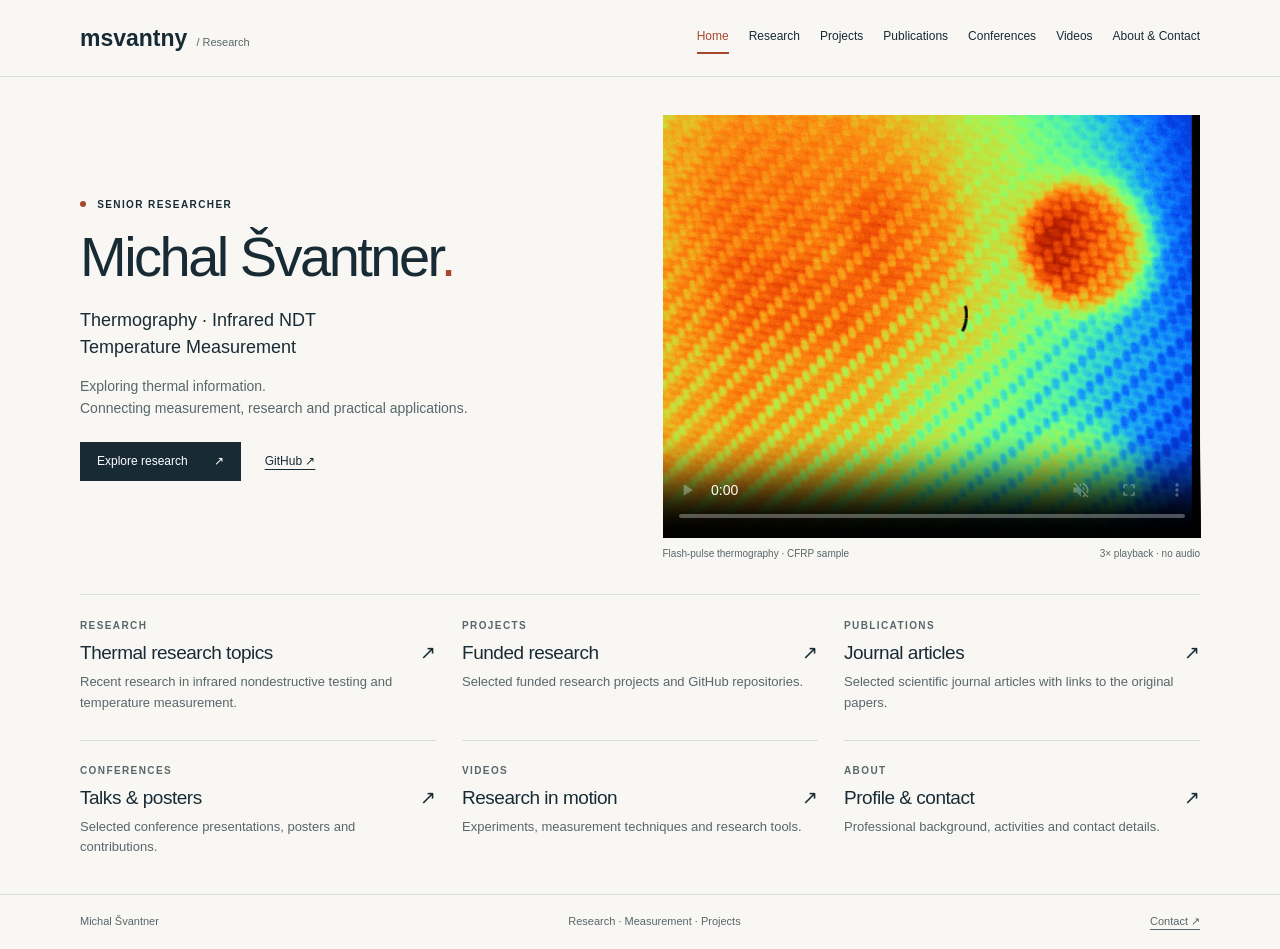
<file: index.html>
<!doctype html>
<html lang="en">
<head>
  <meta charset="utf-8">
  <meta http-equiv="Content-Security-Policy" content="default-src 'none'; script-src 'self'; style-src 'self'; img-src 'self' data: https://img.youtube.com; media-src 'self'; connect-src 'self' https://pub.orcid.org https://api.github.com https://raw.githubusercontent.com https://script.google.com https://script.googleusercontent.com; frame-src https://www.youtube-nocookie.com; font-src 'self'; base-uri 'none'; object-src 'none'; form-action 'none'">
  <meta name="referrer" content="strict-origin-when-cross-origin">
  <meta name="viewport" content="width=device-width, initial-scale=1">
  <meta name="description" content="Michal Švantner — Home. Thermography, infrared NDT and temperature measurement.">
  <meta name="theme-color" content="#182b35">
  <title>Michal Švantner · Home</title>
  <link rel="icon" href="assets/favicon.svg" type="image/svg+xml">
  <link rel="stylesheet" href="styles.css?v=home-activities-20261026">
  <script src="script.js" defer></script>
</head>
<body>
  <a class="skip-link" href="#main">Skip to content</a>
  <header class="site-header"><div class="header-inner wrap">
    <a class="wordmark" href="index.html" aria-label="Michal Švantner, home">msvantny<span> / Research</span></a>
    <nav aria-label="Main navigation"><a href="index.html" aria-current="page">Home</a><a href="research.html">Research</a><a href="projects.html">Projects</a><a href="publications.html">Publications</a><a href="conferences.html">Conferences</a><a href="videos.html">Videos</a><a href="about.html">About &amp; Contact</a></nav>
  </div></header>
  <main class="wrap" id="main">
  <section class="hero" aria-labelledby="home-title">
    <div class="hero-copy">
      <p class="eyebrow"><span class="accent-dot"></span> Senior Researcher</p>
      <h1 id="home-title">Michal Švantner<span class="accent">.</span></h1>
      <p class="hero-fields">Thermography · Infrared NDT<br>Temperature Measurement</p>
      <p class="intro">Exploring thermal information.<br>Connecting measurement, research and practical applications.</p>
      <div class="actions"><a class="button" href="research.html">Explore research <span aria-hidden="true">↗</span></a><a href="https://github.com/msvantny">GitHub ↗</a></div>
    </div>
    <figure class="thermal-video">
      <video data-animate controls loop muted playsinline preload="metadata" width="650" height="512" poster="assets/thermal-phase-poster.jpg" aria-label="Thermographic sequence of a CFRP demonstration sample after a flash pulse. Accelerated three times. No audio." aria-describedby="video-caption">
        <source src="assets/thermal-phase.mp4" type="video/mp4">
        Your browser does not support video. <a href="assets/thermal-phase.mp4">Download the MP4</a>.
      </video>
      <figcaption id="video-caption"><span>Flash-pulse thermography · CFRP sample</span><span>3× playback · no audio</span></figcaption>
    </figure>
  </section>
  <section class="overview home-overview" aria-label="Explore my work">
    <a href="research.html"><span class="eyebrow">Research</span><h2>Thermal research topics <span aria-hidden="true">↗</span></h2><p>Recent research in infrared nondestructive testing and temperature measurement.</p></a>
    <a href="projects.html"><span class="eyebrow">Projects</span><h2>Funded research <span aria-hidden="true">↗</span></h2><p>Selected funded research projects and GitHub repositories.</p></a>
    <a href="publications.html"><span class="eyebrow">Publications</span><h2>Journal articles <span aria-hidden="true">↗</span></h2><p>Selected scientific journal articles with links to the original papers.</p></a>
    <a href="conferences.html"><span class="eyebrow">Conferences</span><h2>Talks &amp; posters <span aria-hidden="true">↗</span></h2><p>Selected conference presentations, posters and contributions.</p></a>
    <a href="videos.html"><span class="eyebrow">Videos</span><h2>Research in motion <span aria-hidden="true">↗</span></h2><p>Experiments, measurement techniques and research tools.</p></a>
    <a href="about.html"><span class="eyebrow">About</span><h2>Profile &amp; contact <span aria-hidden="true">↗</span></h2><p>Professional background, activities and contact details.</p></a>
  </section>
  </main>
  <footer><div class="wrap footer-inner"><span>Michal Švantner</span><span>Research · Measurement · Projects</span><a href="about.html">Contact ↗</a></div></footer>
</body>
</html>
</file>
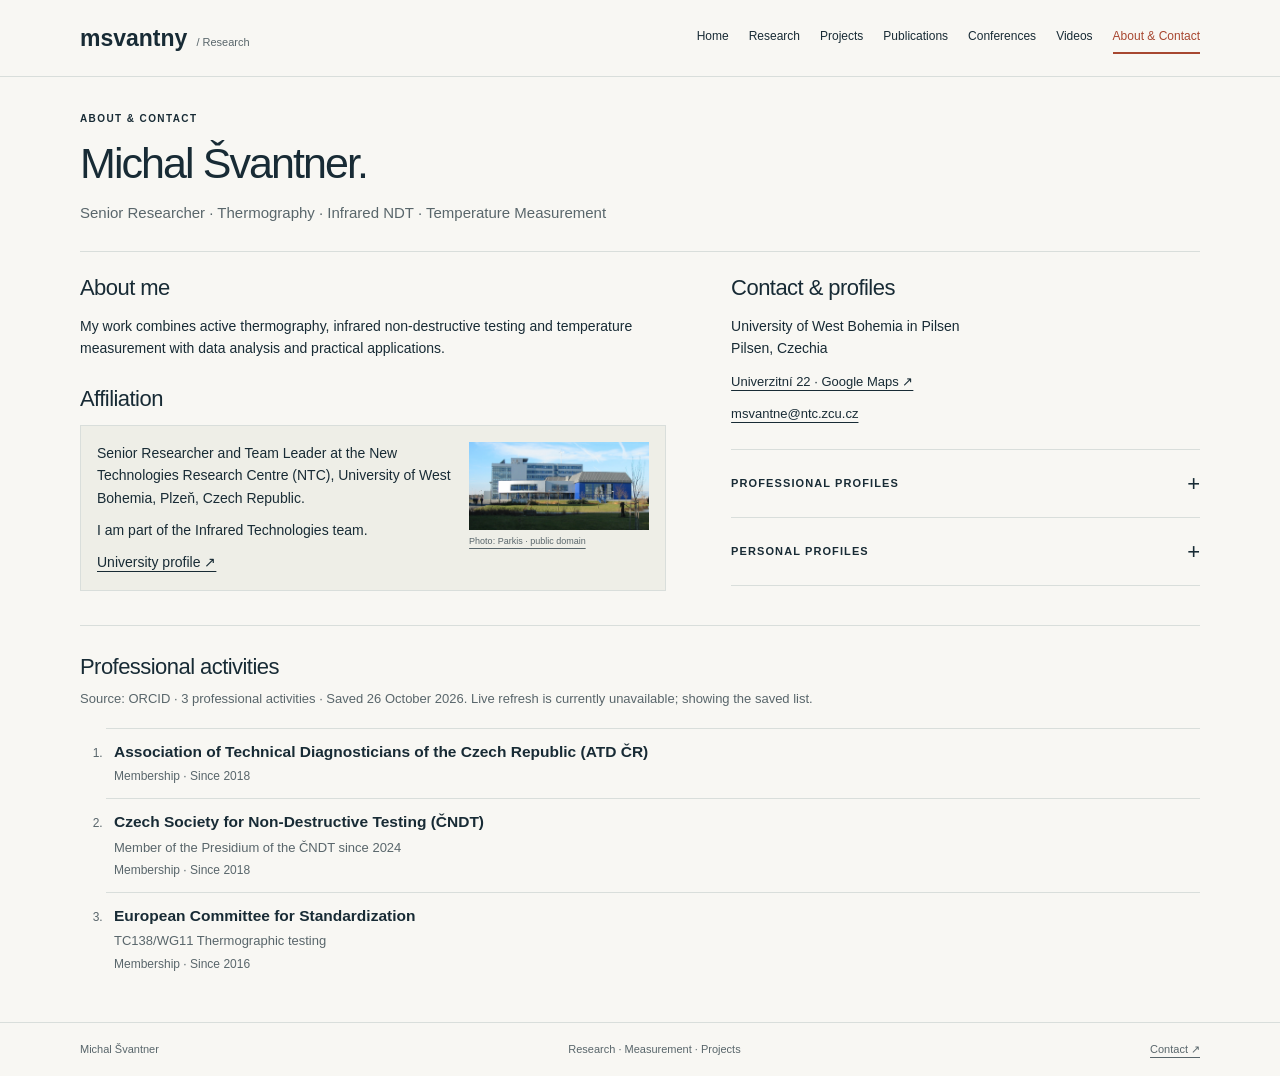
<file: about.html>
<!doctype html>
<html lang="en">
<head>
  <meta charset="utf-8">
  <meta http-equiv="Content-Security-Policy" content="default-src 'none'; script-src 'self'; style-src 'self'; img-src 'self' data: https://img.youtube.com; media-src 'self'; connect-src 'self' https://pub.orcid.org https://api.github.com https://raw.githubusercontent.com https://script.google.com https://script.googleusercontent.com; frame-src https://www.youtube-nocookie.com; font-src 'self'; base-uri 'none'; object-src 'none'; form-action 'none'">
  <meta name="referrer" content="strict-origin-when-cross-origin">
  <meta name="viewport" content="width=device-width, initial-scale=1">
  <meta name="description" content="Michal Švantner — About &amp; Contact. Thermography, infrared NDT and temperature measurement.">
  <meta name="theme-color" content="#182b35">
  <title>Michal Švantner · About &amp; Contact</title>
  <link rel="icon" href="assets/favicon.svg" type="image/svg+xml">
  <link rel="stylesheet" href="styles.css?v=home-activities-20261026">
  <script src="script.js" defer></script>
  <script type="module" src="professional-activities.mjs?v=20261026"></script>
</head>
<body>
  <a class="skip-link" href="#main">Skip to content</a>
  <header class="site-header"><div class="header-inner wrap">
    <a class="wordmark" href="index.html" aria-label="Michal Švantner, home">msvantny<span> / Research</span></a>
    <nav aria-label="Main navigation"><a href="index.html">Home</a><a href="research.html">Research</a><a href="projects.html">Projects</a><a href="publications.html">Publications</a><a href="conferences.html">Conferences</a><a href="videos.html">Videos</a><a href="about.html" aria-current="page">About &amp; Contact</a></nav>
  </div></header>
  <main class="wrap" id="main">
  <div class="page-heading"><p class="eyebrow">About & Contact</p><h1>Michal Švantner.</h1><p>Senior Researcher · Thermography · Infrared NDT · Temperature Measurement</p></div>
  <div class="about-grid">
    <div class="about-content">
      <section aria-labelledby="about-title"><h2 id="about-title">About me</h2><p>My work combines active thermography, infrared non-destructive testing and temperature measurement with data analysis and practical applications.</p></section>
      <section class="affiliation-section" aria-labelledby="affiliation-title">
        <h2 id="affiliation-title">Affiliation</h2>
        <div class="affiliation-card">
        <figure class="affiliation-photo"><img src="assets/zcu-campus.jpg" alt="Faculty of Electrical Engineering building on the University of West Bohemia campus in Plzeň." width="180" height="88"><figcaption><a href="https://commons.wikimedia.org/wiki/File:Zcu_fel.jpg" target="_blank" rel="noopener noreferrer">Photo: Parkis · public domain</a></figcaption></figure>
        <p>Senior Researcher and Team Leader at the New Technologies Research Centre (NTC), University of West Bohemia, Plzeň, Czech Republic.</p>
        <p>I am part of the Infrared Technologies team.</p>
        <p><a href="https://irt.zcu.cz/en/person/michal-svantner-en/" target="_blank" rel="noopener noreferrer">University profile ↗</a></p>
        </div>
      </section>
    </div>
    <section class="about-profiles" aria-labelledby="contact-title">
      <h2 id="contact-title">Contact &amp; profiles</h2>
      <div class="contact-details">
        <p>University of West Bohemia in Pilsen<br>Pilsen, Czechia</p>
        <p><a href="https://www.google.com/maps/search/?api=1&amp;query=University+of+West+Bohemia%2C+Univerzitn%C3%AD+22%2C+Pilsen%2C+Czechia" target="_blank" rel="noopener noreferrer">Univerzitní 22 · Google Maps ↗</a></p>
        <p><a class="contact-email" href="mailto:msvantne@ntc.zcu.cz" target="_blank" rel="noopener noreferrer">msvantne@ntc.zcu.cz</a></p>
      </div>
      <details class="profile-group" id="professional-profiles"><summary><span>PROFESSIONAL PROFILES</span><span class="details-toggle" aria-hidden="true">+</span></summary><ul class="profile-links"><li><a href="https://orcid.org/0000-0001-9391-7069" target="_blank" rel="noopener noreferrer"><span class="profile-name"><svg class="profile-icon" width="20" height="20" viewBox="0 0 20 20" aria-hidden="true" focusable="false"><rect x="1" y="1" width="18" height="18" rx="4" fill="#6a821b"/><text x="10" y="13.3" text-anchor="middle" font-family="Arial,sans-serif" font-size="8.5" font-weight="700" fill="#fff">iD</text></svg><span>ORCID</span></span><span aria-hidden="true">↗</span></a></li><li><a href="https://www.researchgate.net/profile/Michal_Svantner/" target="_blank" rel="noopener noreferrer"><span class="profile-name"><svg class="profile-icon" width="20" height="20" viewBox="0 0 20 20" aria-hidden="true" focusable="false"><rect x="1" y="1" width="18" height="18" rx="4" fill="#087e73"/><text x="10" y="13.3" text-anchor="middle" font-family="Arial,sans-serif" font-size="8.5" font-weight="700" fill="#fff">RG</text></svg><span>ResearchGate</span></span><span aria-hidden="true">↗</span></a></li><li><a href="https://scholar.google.com/citations?user=Tgr5KHcAAAAJ&amp;hl=en" target="_blank" rel="noopener noreferrer"><span class="profile-name"><svg class="profile-icon" width="20" height="20" viewBox="0 0 20 20" aria-hidden="true" focusable="false"><rect x="1" y="1" width="18" height="18" rx="4" fill="#366ac0"/><text x="10" y="13.3" text-anchor="middle" font-family="Arial,sans-serif" font-size="8.5" font-weight="700" fill="#fff">GS</text></svg><span>Google Scholar</span></span><span aria-hidden="true">↗</span></a></li><li><a href="https://www.webofscience.com/wos/author/record/B-8170-2016" target="_blank" rel="noopener noreferrer"><span class="profile-name"><svg class="profile-icon" width="20" height="20" viewBox="0 0 20 20" aria-hidden="true" focusable="false"><rect x="1" y="1" width="18" height="18" rx="4" fill="#6033a0"/><text x="10" y="13.3" text-anchor="middle" font-family="Arial,sans-serif" font-size="8.5" font-weight="700" fill="#fff">W</text></svg><span>Web of Science</span></span><span aria-hidden="true">↗</span></a></li><li><a href="https://www.scopus.com/authid/detail.uri?authorId=6506457697" target="_blank" rel="noopener noreferrer"><span class="profile-name"><svg class="profile-icon" width="20" height="20" viewBox="0 0 20 20" aria-hidden="true" focusable="false"><rect x="1" y="1" width="18" height="18" rx="4" fill="#b55313"/><text x="10" y="13.3" text-anchor="middle" font-family="Arial,sans-serif" font-size="8.5" font-weight="700" fill="#fff">Sc</text></svg><span>Scopus</span></span><span aria-hidden="true">↗</span></a></li><li><a href="https://www.linkedin.com/in/msvantne/" target="_blank" rel="noopener noreferrer"><span class="profile-name"><svg class="profile-icon" width="20" height="20" viewBox="0 0 20 20" aria-hidden="true" focusable="false"><rect x="1" y="1" width="18" height="18" rx="4" fill="#096aa4"/><text x="10" y="13.3" text-anchor="middle" font-family="Arial,sans-serif" font-size="8.5" font-weight="700" fill="#fff">in</text></svg><span>LinkedIn</span></span><span aria-hidden="true">↗</span></a></li><li><a href="https://github.com/msvantny" target="_blank" rel="noopener noreferrer"><span class="profile-name"><svg class="profile-icon" width="20" height="20" viewBox="0 0 20 20" aria-hidden="true" focusable="false"><rect x="1" y="1" width="18" height="18" rx="4" fill="#28363d"/><text x="10" y="13.3" text-anchor="middle" font-family="Arial,sans-serif" font-size="8.5" font-weight="700" fill="#fff">GH</text></svg><span>GitHub</span></span><span aria-hidden="true">↗</span></a></li></ul></details>
      <details class="profile-group" id="personal-profiles"><summary><span>PERSONAL PROFILES</span><span class="details-toggle" aria-hidden="true">+</span></summary><ul class="profile-links"><li><a href="https://stock.adobe.com/cz/contributor/205029648/msvantny" target="_blank" rel="noopener noreferrer"><span class="profile-name"><svg class="profile-icon" width="20" height="20" viewBox="0 0 20 20" aria-hidden="true" focusable="false"><rect x="1" y="1" width="18" height="18" rx="4" fill="#bc3232"/><text x="10" y="13.3" text-anchor="middle" font-family="Arial,sans-serif" font-size="8.5" font-weight="700" fill="#fff">Ad</text></svg><span>Adobe Stock</span></span><span aria-hidden="true">↗</span></a></li><li><a href="https://www.dreamstime.com/msvantne_info" target="_blank" rel="noopener noreferrer"><span class="profile-name"><svg class="profile-icon" width="20" height="20" viewBox="0 0 20 20" aria-hidden="true" focusable="false"><rect x="1" y="1" width="18" height="18" rx="4" fill="#497431"/><text x="10" y="13.3" text-anchor="middle" font-family="Arial,sans-serif" font-size="8.5" font-weight="700" fill="#fff">D</text></svg><span>Dreamstime</span></span><span aria-hidden="true">↗</span></a></li><li><a href="https://www.youtube.com/@msvantny" target="_blank" rel="noopener noreferrer"><span class="profile-name"><svg class="profile-icon" width="20" height="20" viewBox="0 0 20 20" aria-hidden="true" focusable="false"><rect x="1" y="1" width="18" height="18" rx="4" fill="#bd2929"/><text x="10" y="13.3" text-anchor="middle" font-family="Arial,sans-serif" font-size="8.5" font-weight="700" fill="#fff">▶</text></svg><span>YouTube</span></span><span aria-hidden="true">↗</span></a></li><li><a href="https://msvantny.wixsite.com/home" target="_blank" rel="noopener noreferrer"><span class="profile-name"><svg class="profile-icon" width="20" height="20" viewBox="0 0 20 20" aria-hidden="true" focusable="false"><rect x="1" y="1" width="18" height="18" rx="4" fill="#28363d"/><text x="10" y="13.3" text-anchor="middle" font-family="Arial,sans-serif" font-size="8.5" font-weight="700" fill="#fff">W</text></svg><span>WIX Personal website</span></span><span aria-hidden="true">↗</span></a></li><li><a href="https://www.instagram.com/msvantny/" target="_blank" rel="noopener noreferrer"><span class="profile-name"><svg class="profile-icon" width="20" height="20" viewBox="0 0 20 20" aria-hidden="true" focusable="false"><rect x="1" y="1" width="18" height="18" rx="4" fill="#a4367a"/><text x="10" y="13.3" text-anchor="middle" font-family="Arial,sans-serif" font-size="8.5" font-weight="700" fill="#fff">IG</text></svg><span>Instagram</span></span><span aria-hidden="true">↗</span></a></li></ul></details>
    </section>
  </div>
  <section class="professional-activities" aria-labelledby="activities-title">
    <div class="publication-section-heading"><h2 id="activities-title">Professional activities</h2><p class="muted" id="activity-status" role="status">Source: ORCID · 3 professional activities · Saved 26 October 2026.</p></div>
    <ol id="professional-activity-list" class="publication-list">
<li class="publication-item"><article><h3><a href="http://www.atdcr.cz/" target="_blank" rel="noopener noreferrer">Association of Technical Diagnosticians of the Czech Republic (ATD ČR)</a></h3><p class="publication-meta">Membership · Since 2018</p></article></li>
<li class="publication-item"><article><h3><a href="https://www.cndt.cz/" target="_blank" rel="noopener noreferrer">Czech Society for Non-Destructive Testing (ČNDT)</a></h3><p class="activity-role">Member of the Presidium of the ČNDT since 2024</p><p class="publication-meta">Membership · Since 2018</p></article></li>
<li class="publication-item"><article><h3><a href="https://orcid.org/0000-0001-9391-7069" target="_blank" rel="noopener noreferrer">European Committee for Standardization</a></h3><p class="activity-role">TC138/WG11 Thermographic testing</p><p class="publication-meta">Membership · Since 2016</p></article></li>
    </ol>
    <noscript><p class="muted">Enable JavaScript to refresh this list from ORCID. The saved list remains available above.</p></noscript>
  </section>
  </main>
  <footer><div class="wrap footer-inner"><span>Michal Švantner</span><span>Research · Measurement · Projects</span><a href="about.html">Contact ↗</a></div></footer>
</body>
</html>
</file>
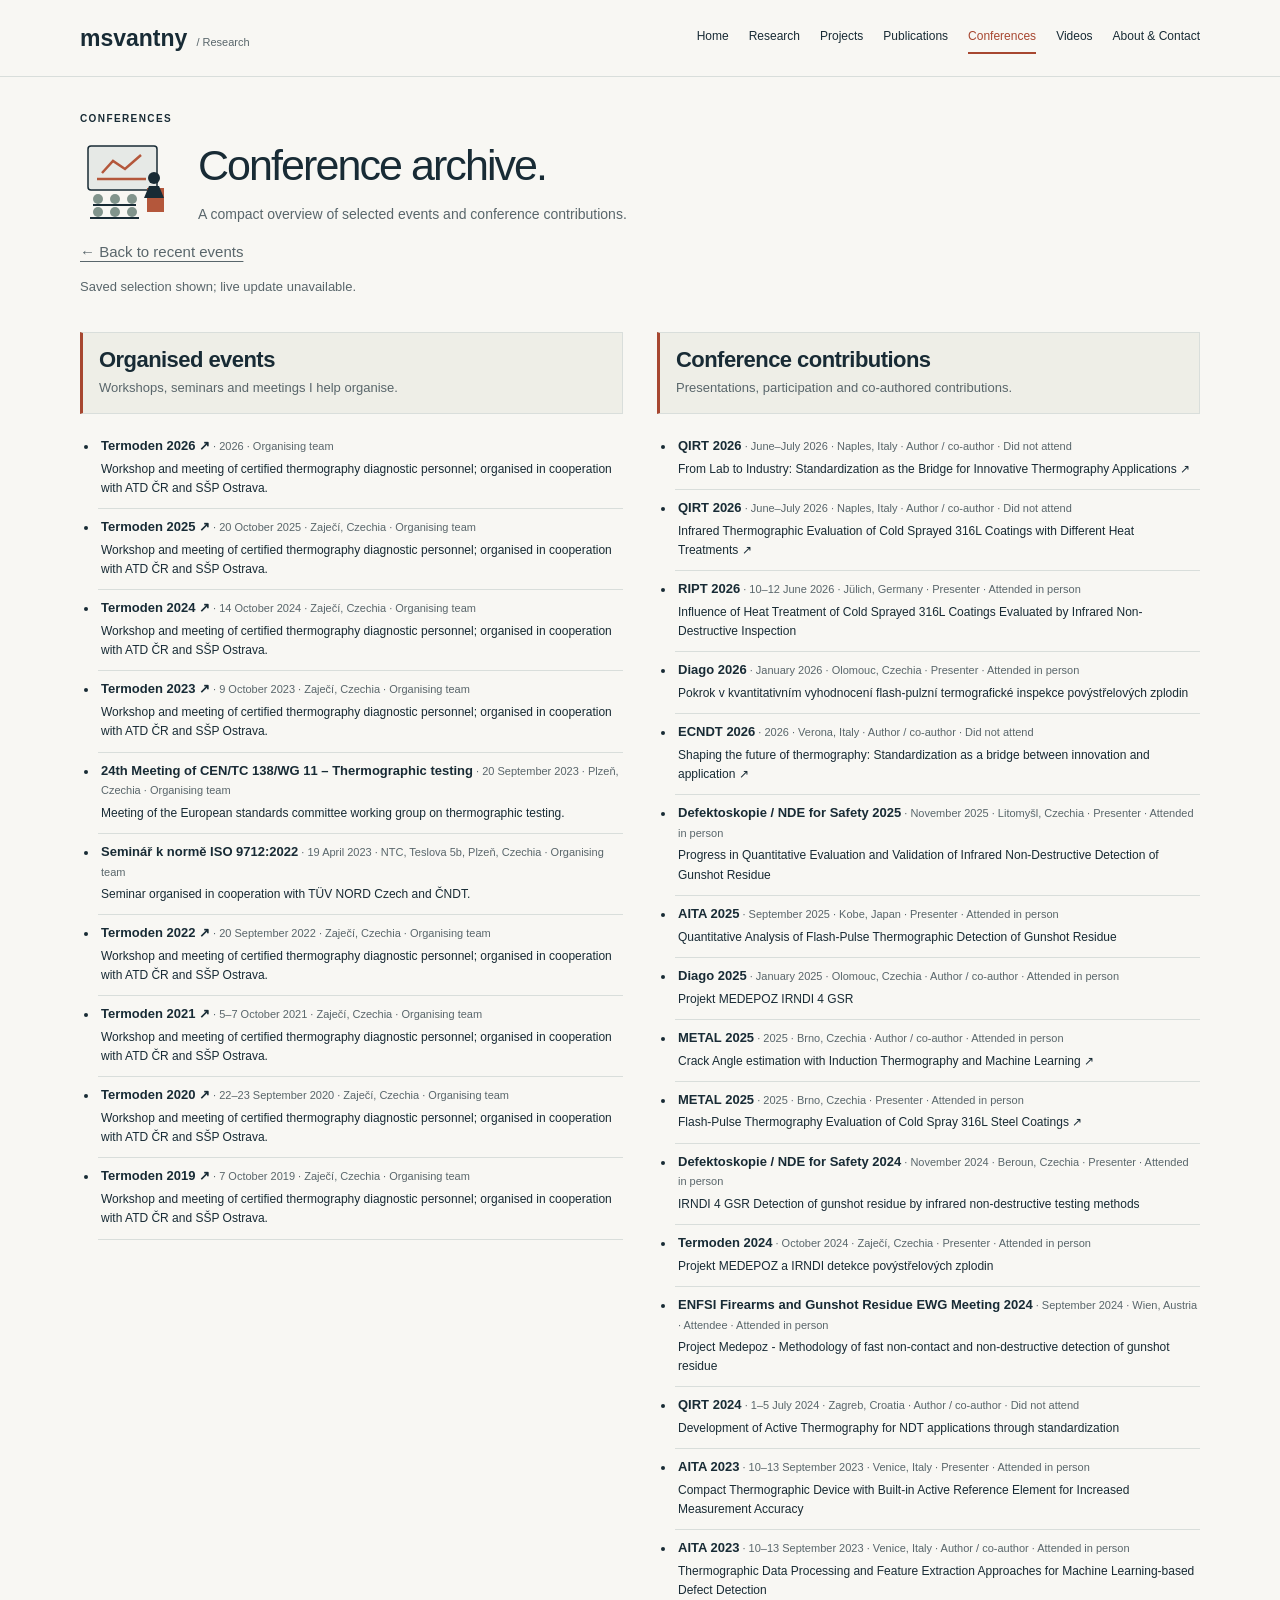
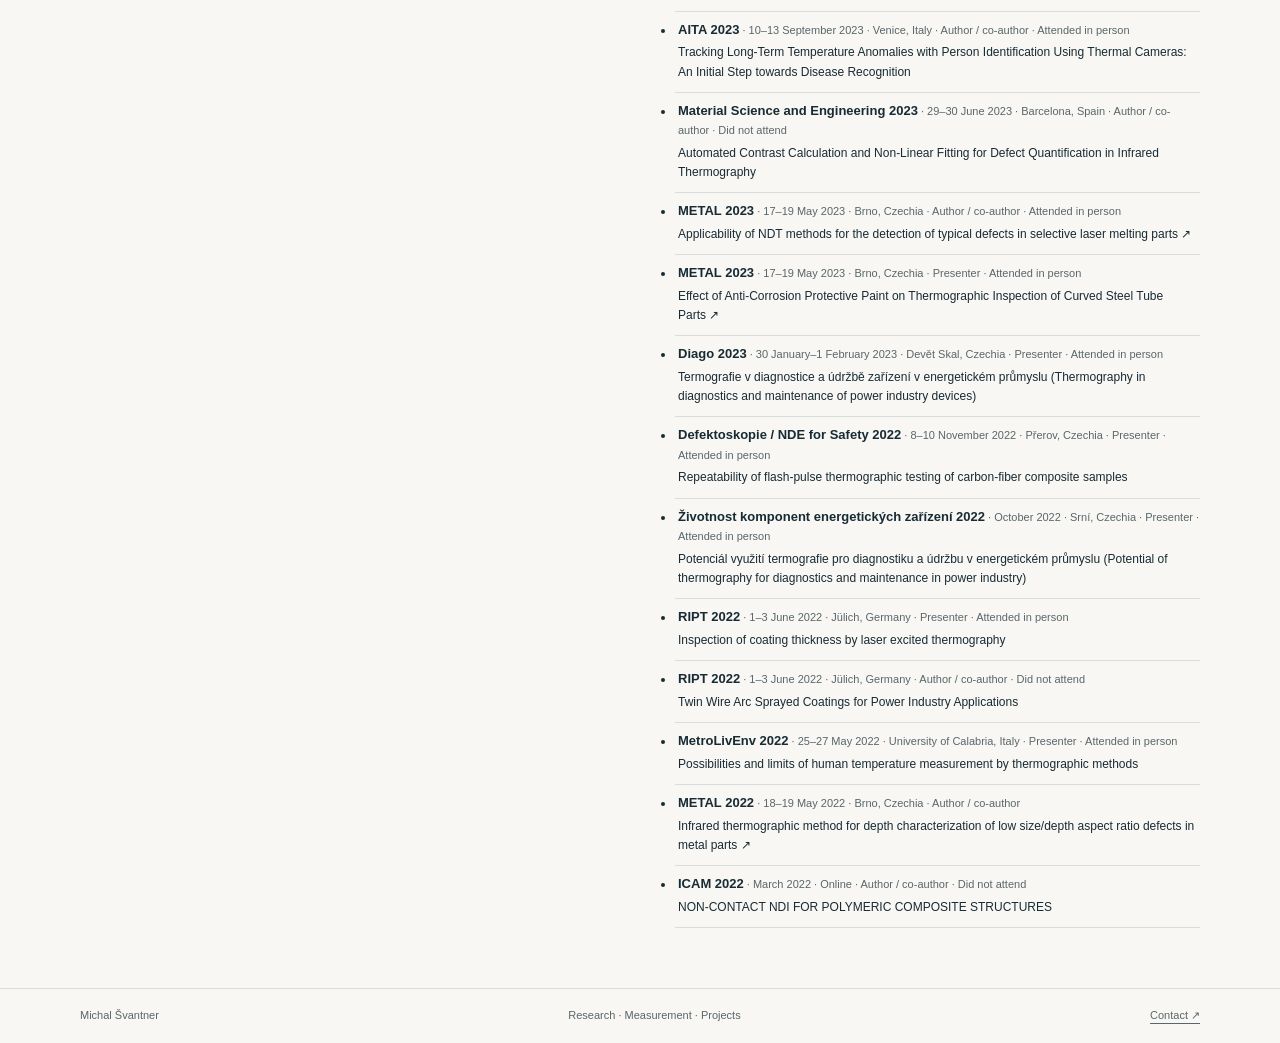
<file: conferences-archive.html>
<!doctype html>
<html lang="en">
<head>
  <meta charset="utf-8">
  <meta http-equiv="Content-Security-Policy" content="default-src 'none'; script-src 'self'; style-src 'self'; img-src 'self' data: https://img.youtube.com; media-src 'self'; connect-src 'self' https://pub.orcid.org https://api.github.com https://raw.githubusercontent.com https://script.google.com https://script.googleusercontent.com; frame-src https://www.youtube-nocookie.com; font-src 'self'; base-uri 'none'; object-src 'none'; form-action 'none'">
  <meta name="referrer" content="strict-origin-when-cross-origin">
  <meta name="viewport" content="width=device-width, initial-scale=1">
  <meta name="description" content="Michal Švantner — Conferences. Thermography, infrared NDT and temperature measurement.">
  <meta name="theme-color" content="#182b35">
  <title>Michal Švantner · Conference archive</title>
  <link rel="icon" href="assets/favicon.svg" type="image/svg+xml">
  <link rel="stylesheet" href="styles.css?v=conference-columns-20261026">
  <script src="script.js" defer></script>
  <meta name="conference-feed" content="https://script.google.com/macros/s/AKfycbykV145NRv0lZiKQ5PiSLj82qPWI0_8LthxPfLLHvwlzM36eYPpxUzbAOhmf0gry6Y/exec">
  <script type="module" src="conferences.mjs?v=security-20261026"></script>
</head>
<body data-conference-view="archive">
  <a class="skip-link" href="#main">Skip to content</a>
  <header class="site-header"><div class="header-inner wrap">
    <a class="wordmark" href="index.html" aria-label="Michal Švantner, home">msvantny<span> / Research</span></a>
    <nav aria-label="Main navigation"><a href="index.html">Home</a><a href="research.html">Research</a><a href="projects.html">Projects</a><a href="publications.html">Publications</a><a href="conferences.html" aria-current="page">Conferences</a><a href="videos.html">Videos</a><a href="about.html">About &amp; Contact</a></nav>
  </div></header>
  <main class="wrap" id="main">
  <div class="page-heading"><p class="eyebrow">Conferences</p><div class="illustrated-heading"><img class="heading-illustration" src="assets/conferences-illustration.svg" alt="" width="96" height="88" aria-hidden="true"><div><h1>Conference archive.</h1><p class="heading-intro">A compact overview of selected events and conference contributions.</p></div></div><p><a href="conferences.html">← Back to recent events</a></p><p class="muted conference-source" id="conference-status" role="status">Source: personal conference records · Selection saved 26 October 2026.</p></div>
<div class="conference-columns"><section class="conference-section" id="organized" aria-labelledby="organized-title"><div class="conference-section-heading"><h2 id="organized-title">Organised events</h2><p class="muted">Workshops, seminars and meetings I help organise.</p></div><div id="organized-events"><ul class="conference-compact"><li><strong><a href="https://termoden.zcu.cz/" target="_blank" rel="noopener noreferrer">Termoden 2026&nbsp;↗</a></strong><span class="conference-meta"> · 2026 · Organising team</span><p>Workshop and meeting of certified thermography diagnostic personnel; organised in cooperation with ATD ČR and SŠP Ostrava.</p></li><li><strong><a href="https://termoden.zcu.cz/" target="_blank" rel="noopener noreferrer">Termoden 2025&nbsp;↗</a></strong><span class="conference-meta"> · 20 October 2025 · Zaječí, Czechia · Organising team</span><p>Workshop and meeting of certified thermography diagnostic personnel; organised in cooperation with ATD ČR and SŠP Ostrava.</p></li><li><strong><a href="https://termoden.zcu.cz/" target="_blank" rel="noopener noreferrer">Termoden 2024&nbsp;↗</a></strong><span class="conference-meta"> · 14 October 2024 · Zaječí, Czechia · Organising team</span><p>Workshop and meeting of certified thermography diagnostic personnel; organised in cooperation with ATD ČR and SŠP Ostrava.</p></li><li><strong><a href="https://termoden.zcu.cz/" target="_blank" rel="noopener noreferrer">Termoden 2023&nbsp;↗</a></strong><span class="conference-meta"> · 9 October 2023 · Zaječí, Czechia · Organising team</span><p>Workshop and meeting of certified thermography diagnostic personnel; organised in cooperation with ATD ČR and SŠP Ostrava.</p></li><li><strong>24th Meeting of CEN/TC 138/WG 11 – Thermographic testing</strong><span class="conference-meta"> · 20 September 2023 · Plzeň, Czechia · Organising team</span><p>Meeting of the European standards committee working group on thermographic testing.</p></li><li><strong>Seminář k normě ISO 9712:2022</strong><span class="conference-meta"> · 19 April 2023 · NTC, Teslova 5b, Plzeň, Czechia · Organising team</span><p>Seminar organised in cooperation with TÜV NORD Czech and ČNDT.</p></li><li><strong><a href="https://termoden.zcu.cz/" target="_blank" rel="noopener noreferrer">Termoden 2022&nbsp;↗</a></strong><span class="conference-meta"> · 20 September 2022 · Zaječí, Czechia · Organising team</span><p>Workshop and meeting of certified thermography diagnostic personnel; organised in cooperation with ATD ČR and SŠP Ostrava.</p></li><li><strong><a href="https://termoden.zcu.cz/" target="_blank" rel="noopener noreferrer">Termoden 2021&nbsp;↗</a></strong><span class="conference-meta"> · 5–7 October 2021 · Zaječí, Czechia · Organising team</span><p>Workshop and meeting of certified thermography diagnostic personnel; organised in cooperation with ATD ČR and SŠP Ostrava.</p></li><li><strong><a href="https://termoden.zcu.cz/" target="_blank" rel="noopener noreferrer">Termoden 2020&nbsp;↗</a></strong><span class="conference-meta"> · 22–23 September 2020 · Zaječí, Czechia · Organising team</span><p>Workshop and meeting of certified thermography diagnostic personnel; organised in cooperation with ATD ČR and SŠP Ostrava.</p></li><li><strong><a href="https://termoden.zcu.cz/" target="_blank" rel="noopener noreferrer">Termoden 2019&nbsp;↗</a></strong><span class="conference-meta"> · 7 October 2019 · Zaječí, Czechia · Organising team</span><p>Workshop and meeting of certified thermography diagnostic personnel; organised in cooperation with ATD ČR and SŠP Ostrava.</p></li></ul></div></section><section class="conference-section" id="participation" aria-labelledby="participation-title"><div class="conference-section-heading"><h2 id="participation-title">Conference contributions</h2><p class="muted">Presentations, participation and co-authored contributions.</p></div><div id="participation-events"><ul class="conference-compact"><li><strong>QIRT 2026</strong><span class="conference-meta"> · June–July 2026 · Naples, Italy · Author / co-author · Did not attend</span><p><a href="https://qirt2026.unina.it/event/1/contributions/182/" target="_blank" rel="noopener noreferrer">From Lab to Industry: Standardization as the Bridge for Innovative Thermography Applications&nbsp;↗</a></p></li><li><strong>QIRT 2026</strong><span class="conference-meta"> · June–July 2026 · Naples, Italy · Author / co-author · Did not attend</span><p><a href="https://qirt2026.unina.it/event/1/contributions/12/" target="_blank" rel="noopener noreferrer">Infrared Thermographic Evaluation of Cold Sprayed 316L Coatings with Different Heat Treatments&nbsp;↗</a></p></li><li><strong>RIPT 2026</strong><span class="conference-meta"> · 10–12 June 2026 · Jülich, Germany · Presenter · Attended in person</span><p>Influence of Heat Treatment of Cold Sprayed 316L Coatings Evaluated by Infrared Non-Destructive Inspection</p></li><li><strong>Diago 2026</strong><span class="conference-meta"> · January 2026 · Olomouc, Czechia · Presenter · Attended in person</span><p>Pokrok v kvantitativním vyhodnocení flash-pulzní termografické inspekce povýstřelových zplodin</p></li><li><strong>ECNDT 2026</strong><span class="conference-meta"> · 2026 · Verona, Italy · Author / co-author · Did not attend</span><p><a href="https://www.ndt.net/search/docs.php3?id=33453" target="_blank" rel="noopener noreferrer">Shaping the future of thermography: Standardization as a bridge between innovation and application&nbsp;↗</a></p></li><li><strong>Defektoskopie / NDE for Safety 2025</strong><span class="conference-meta"> · November 2025 · Litomyšl, Czechia · Presenter · Attended in person</span><p>Progress in Quantitative Evaluation and Validation of Infrared Non-Destructive Detection of Gunshot Residue</p></li><li><strong>AITA 2025</strong><span class="conference-meta"> · September 2025 · Kobe, Japan · Presenter · Attended in person</span><p>Quantitative Analysis of Flash-Pulse Thermographic Detection of Gunshot Residue</p></li><li><strong>Diago 2025</strong><span class="conference-meta"> · January 2025 · Olomouc, Czechia · Author / co-author · Attended in person</span><p>Projekt MEDEPOZ IRNDI 4 GSR</p></li><li><strong>METAL 2025</strong><span class="conference-meta"> · 2025 · Brno, Czechia · Author / co-author · Attended in person</span><p><a href="https://doi.org/10.37904/metal.2025.5077" target="_blank" rel="noopener noreferrer">Crack Angle estimation with Induction Thermography and Machine Learning&nbsp;↗</a></p></li><li><strong>METAL 2025</strong><span class="conference-meta"> · 2025 · Brno, Czechia · Presenter · Attended in person</span><p><a href="https://doi.org/10.37904/metal.2025.5083" target="_blank" rel="noopener noreferrer">Flash-Pulse Thermography Evaluation of Cold Spray 316L Steel Coatings&nbsp;↗</a></p></li><li><strong>Defektoskopie / NDE for Safety 2024</strong><span class="conference-meta"> · November 2024 · Beroun, Czechia · Presenter · Attended in person</span><p>IRNDI 4 GSR Detection of gunshot residue by infrared non-destructive testing methods</p></li><li><strong>Termoden 2024</strong><span class="conference-meta"> · October 2024 · Zaječí, Czechia · Presenter · Attended in person</span><p>Projekt MEDEPOZ a IRNDI detekce povýstřelových zplodin</p></li><li><strong>ENFSI Firearms and Gunshot Residue EWG Meeting 2024</strong><span class="conference-meta"> · September 2024 · Wien, Austria · Attendee · Attended in person</span><p>Project Medepoz - Methodology of fast non-contact and non-destructive detection of gunshot residue</p></li><li><strong>QIRT 2024</strong><span class="conference-meta"> · 1–5 July 2024 · Zagreb, Croatia · Author / co-author · Did not attend</span><p>Development of Active Thermography for NDT applications through standardization</p></li><li><strong>AITA 2023</strong><span class="conference-meta"> · 10–13 September 2023 · Venice, Italy · Presenter · Attended in person</span><p>Compact Thermographic Device with Built-in Active Reference Element for Increased Measurement Accuracy</p></li><li><strong>AITA 2023</strong><span class="conference-meta"> · 10–13 September 2023 · Venice, Italy · Author / co-author · Attended in person</span><p>Thermographic Data Processing and Feature Extraction Approaches for Machine Learning-based Defect Detection</p></li><li><strong>AITA 2023</strong><span class="conference-meta"> · 10–13 September 2023 · Venice, Italy · Author / co-author · Attended in person</span><p>Tracking Long-Term Temperature Anomalies with Person Identification Using Thermal Cameras: An Initial Step towards Disease Recognition</p></li><li><strong>Material Science and Engineering 2023</strong><span class="conference-meta"> · 29–30 June 2023 · Barcelona, Spain · Author / co-author · Did not attend</span><p>Automated Contrast Calculation and Non-Linear Fitting for Defect Quantification in Infrared Thermography</p></li><li><strong>METAL 2023</strong><span class="conference-meta"> · 17–19 May 2023 · Brno, Czechia · Author / co-author · Attended in person</span><p><a href="https://doi.org/10.37904/metal.2023.4643" target="_blank" rel="noopener noreferrer">Applicability of NDT methods for the detection of typical defects in selective laser melting parts&nbsp;↗</a></p></li><li><strong>METAL 2023</strong><span class="conference-meta"> · 17–19 May 2023 · Brno, Czechia · Presenter · Attended in person</span><p><a href="https://doi.org/10.37904/metal.2023.4658" target="_blank" rel="noopener noreferrer">Effect of Anti-Corrosion Protective Paint on Thermographic Inspection of Curved Steel Tube Parts&nbsp;↗</a></p></li><li><strong>Diago 2023</strong><span class="conference-meta"> · 30 January–1 February 2023 · Devět Skal, Czechia · Presenter · Attended in person</span><p>Termografie v diagnostice a údržbě zařízení v energetickém průmyslu (Thermography in diagnostics and maintenance of power industry devices)</p></li><li><strong>Defektoskopie / NDE for Safety 2022</strong><span class="conference-meta"> · 8–10 November 2022 · Přerov, Czechia · Presenter · Attended in person</span><p>Repeatability of flash-pulse thermographic testing of carbon-fiber composite samples</p></li><li><strong>Životnost komponent energetických zařízení 2022</strong><span class="conference-meta"> · October 2022 · Srní, Czechia · Presenter · Attended in person</span><p>Potenciál využití termografie pro diagnostiku a údržbu v energetickém průmyslu (Potential of thermography for diagnostics and maintenance in power industry)</p></li><li><strong>RIPT 2022</strong><span class="conference-meta"> · 1–3 June 2022 · Jülich, Germany · Presenter · Attended in person</span><p>Inspection of coating thickness by laser excited thermography</p></li><li><strong>RIPT 2022</strong><span class="conference-meta"> · 1–3 June 2022 · Jülich, Germany · Author / co-author · Did not attend</span><p>Twin Wire Arc Sprayed Coatings for Power Industry Applications</p></li><li><strong>MetroLivEnv 2022</strong><span class="conference-meta"> · 25–27 May 2022 · University of Calabria, Italy · Presenter · Attended in person</span><p>Possibilities and limits of human temperature measurement by thermographic methods</p></li><li><strong>METAL 2022</strong><span class="conference-meta"> · 18–19 May 2022 · Brno, Czechia · Author / co-author</span><p><a href="https://doi.org/10.37904/metal.2022.4424" target="_blank" rel="noopener noreferrer">Infrared thermographic method for depth characterization of low size/depth aspect ratio defects in metal parts&nbsp;↗</a></p></li><li><strong>ICAM 2022</strong><span class="conference-meta"> · March 2022 · Online · Author / co-author · Did not attend</span><p>NON-CONTACT NDI FOR POLYMERIC COMPOSITE STRUCTURES</p></li></ul></div></section></div>
  <noscript><p class="muted">The saved conference selection is shown above.</p></noscript>
  </main>
  <footer><div class="wrap footer-inner"><span>Michal Švantner</span><span>Research · Measurement · Projects</span><a href="about.html">Contact ↗</a></div></footer>
</body>
</html>
</file>
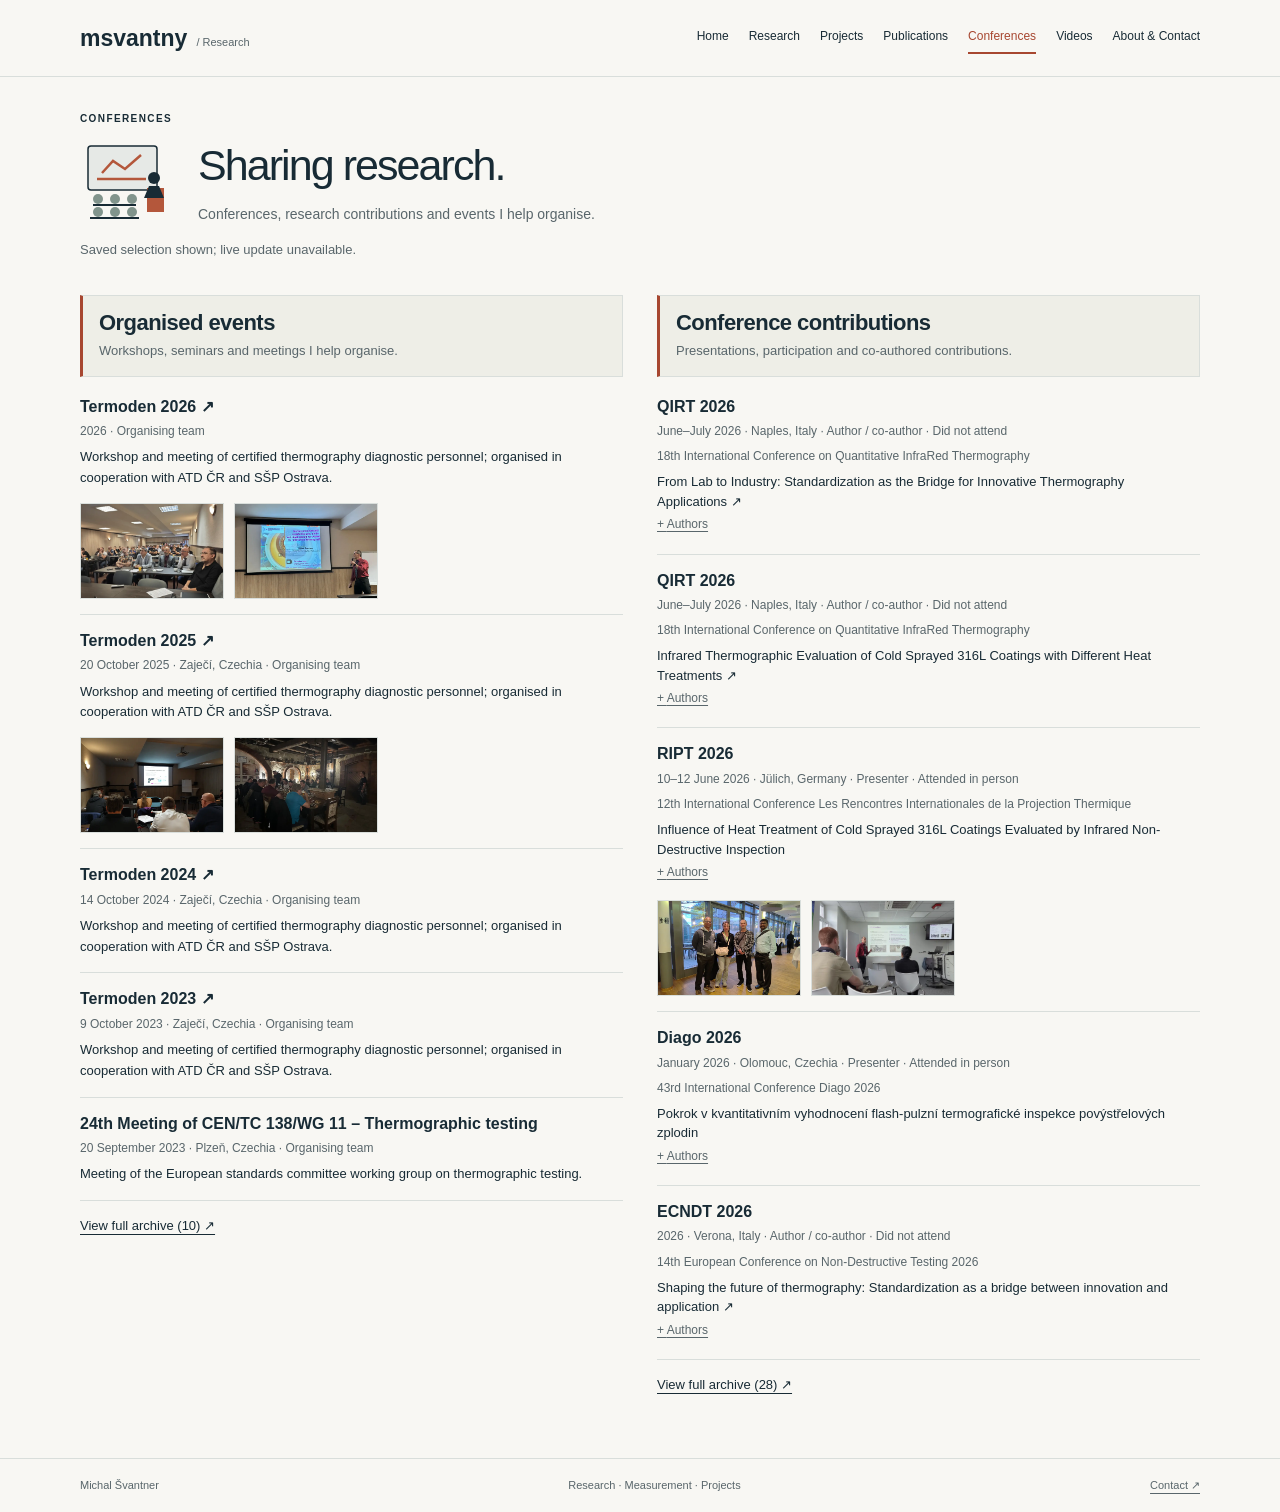
<file: conferences.html>
<!doctype html>
<html lang="en">
<head>
  <meta charset="utf-8">
  <meta http-equiv="Content-Security-Policy" content="default-src 'none'; script-src 'self'; style-src 'self'; img-src 'self' data: https://img.youtube.com; media-src 'self'; connect-src 'self' https://pub.orcid.org https://api.github.com https://raw.githubusercontent.com https://script.google.com https://script.googleusercontent.com; frame-src https://www.youtube-nocookie.com; font-src 'self'; base-uri 'none'; object-src 'none'; form-action 'none'">
  <meta name="referrer" content="strict-origin-when-cross-origin">
  <meta name="viewport" content="width=device-width, initial-scale=1">
  <meta name="description" content="Michal Švantner — Conferences. Thermography, infrared NDT and temperature measurement.">
  <meta name="theme-color" content="#182b35">
  <title>Michal Švantner · Conferences</title>
  <link rel="icon" href="assets/favicon.svg" type="image/svg+xml">
  <link rel="stylesheet" href="styles.css?v=conference-columns-20261026">
  <script src="script.js" defer></script>
  <meta name="conference-feed" content="https://script.google.com/macros/s/AKfycbykV145NRv0lZiKQ5PiSLj82qPWI0_8LthxPfLLHvwlzM36eYPpxUzbAOhmf0gry6Y/exec">
  <script type="module" src="conferences.mjs?v=security-20261026"></script>
</head>
<body>
  <a class="skip-link" href="#main">Skip to content</a>
  <header class="site-header"><div class="header-inner wrap">
    <a class="wordmark" href="index.html" aria-label="Michal Švantner, home">msvantny<span> / Research</span></a>
    <nav aria-label="Main navigation"><a href="index.html">Home</a><a href="research.html">Research</a><a href="projects.html">Projects</a><a href="publications.html">Publications</a><a href="conferences.html" aria-current="page">Conferences</a><a href="videos.html">Videos</a><a href="about.html">About &amp; Contact</a></nav>
  </div></header>
  <main class="wrap" id="main">
  <div class="page-heading"><p class="eyebrow">Conferences</p><div class="illustrated-heading"><img class="heading-illustration" src="assets/conferences-illustration.svg" alt="" width="96" height="88" aria-hidden="true"><div><h1>Sharing research.</h1><p class="heading-intro">Conferences, research contributions and events I help organise.</p></div></div><p class="muted conference-source" id="conference-status" role="status">Source: personal conference records · Selection saved 26 October 2026.</p></div>
<div class="conference-columns"><section class="conference-section" id="organized" aria-labelledby="organized-title"><div class="conference-section-heading"><h2 id="organized-title">Organised events</h2><p class="muted">Workshops, seminars and meetings I help organise.</p></div><div id="organized-events"><ul class="conference-events"><li class="conference-event"><article><h3><a href="https://termoden.zcu.cz/" target="_blank" rel="noopener noreferrer">Termoden 2026&nbsp;↗</a></h3><p class="conference-meta">2026 · Organising team</p><p class="conference-description">Workshop and meeting of certified thermography diagnostic personnel; organised in cooperation with ATD ČR and SŠP Ostrava.</p><div class="conference-photos"><a href="assets/conferences/2026-termoden-1.webp" target="_blank" rel="noopener noreferrer" aria-label="Open photo 1: Termoden 2026"><img src="assets/conferences/2026-termoden-1.webp" alt="Termoden 2026 — photo 1" width="144" height="96" loading="lazy"></a><a href="assets/conferences/2026-termoden-2.webp" target="_blank" rel="noopener noreferrer" aria-label="Open photo 2: Termoden 2026"><img src="assets/conferences/2026-termoden-2.webp" alt="Termoden 2026 — photo 2" width="144" height="96" loading="lazy"></a></div></article></li><li class="conference-event"><article><h3><a href="https://termoden.zcu.cz/" target="_blank" rel="noopener noreferrer">Termoden 2025&nbsp;↗</a></h3><p class="conference-meta">20 October 2025 · Zaječí, Czechia · Organising team</p><p class="conference-description">Workshop and meeting of certified thermography diagnostic personnel; organised in cooperation with ATD ČR and SŠP Ostrava.</p><div class="conference-photos"><a href="assets/conferences/2025-termoden-1.webp" target="_blank" rel="noopener noreferrer" aria-label="Open photo 1: Termoden 2025"><img src="assets/conferences/2025-termoden-1.webp" alt="Termoden 2025 — photo 1" width="144" height="96" loading="lazy"></a><a href="assets/conferences/2025-termoden-2.webp" target="_blank" rel="noopener noreferrer" aria-label="Open photo 2: Termoden 2025"><img src="assets/conferences/2025-termoden-2.webp" alt="Termoden 2025 — photo 2" width="144" height="96" loading="lazy"></a></div></article></li><li class="conference-event"><article><h3><a href="https://termoden.zcu.cz/" target="_blank" rel="noopener noreferrer">Termoden 2024&nbsp;↗</a></h3><p class="conference-meta">14 October 2024 · Zaječí, Czechia · Organising team</p><p class="conference-description">Workshop and meeting of certified thermography diagnostic personnel; organised in cooperation with ATD ČR and SŠP Ostrava.</p></article></li><li class="conference-event"><article><h3><a href="https://termoden.zcu.cz/" target="_blank" rel="noopener noreferrer">Termoden 2023&nbsp;↗</a></h3><p class="conference-meta">9 October 2023 · Zaječí, Czechia · Organising team</p><p class="conference-description">Workshop and meeting of certified thermography diagnostic personnel; organised in cooperation with ATD ČR and SŠP Ostrava.</p></article></li><li class="conference-event"><article><h3>24th Meeting of CEN/TC 138/WG 11 – Thermographic testing</h3><p class="conference-meta">20 September 2023 · Plzeň, Czechia · Organising team</p><p class="conference-description">Meeting of the European standards committee working group on thermographic testing.</p></article></li></ul><p class="conference-archive-link"><a href="conferences-archive.html#organized" target="_blank" rel="noopener noreferrer">View full archive (10) ↗</a></p></div></section><section class="conference-section" id="participation" aria-labelledby="participation-title"><div class="conference-section-heading"><h2 id="participation-title">Conference contributions</h2><p class="muted">Presentations, participation and co-authored contributions.</p></div><div id="participation-events"><ul class="conference-events"><li class="conference-event"><article><h3>QIRT 2026</h3><p class="conference-meta">June–July 2026 · Naples, Italy · Author / co-author · Did not attend</p><p class="conference-description conference-full-name">18th International Conference on Quantitative InfraRed Thermography</p><p class="conference-contribution-title"><a href="https://qirt2026.unina.it/event/1/contributions/182/" target="_blank" rel="noopener noreferrer">From Lab to Industry: Standardization as the Bridge for Innovative Thermography Applications&nbsp;↗</a></p><details class="conference-authors"><summary>Authors</summary><p>Mathias Ziegler, Jochen Aderhold, Stéphane Amiel, Patrick Bouteille, Giuseppe Dell’Avvocato, Umberto Galietti, Eider Gorostegui Colinas, Richard Huillery, Ingmar Jakobi, Andreas Keller, Samuel Maillard, Günther Mayr, Malte Mund, Daniel Müller, Beate Oswald-Tranta, Vaclav Straka, Michal Svantner (2026</p></details></article></li><li class="conference-event"><article><h3>QIRT 2026</h3><p class="conference-meta">June–July 2026 · Naples, Italy · Author / co-author · Did not attend</p><p class="conference-description conference-full-name">18th International Conference on Quantitative InfraRed Thermography</p><p class="conference-contribution-title"><a href="https://qirt2026.unina.it/event/1/contributions/12/" target="_blank" rel="noopener noreferrer">Infrared Thermographic Evaluation of Cold Sprayed 316L Coatings with Different Heat Treatments&nbsp;↗</a></p><details class="conference-authors"><summary>Authors</summary><p>Moskovchenko, A., Švantner, M., Vostřák, M., Dlouhá, Ž., &amp; Houdková, Š. (2026</p></details></article></li><li class="conference-event"><article><h3>RIPT 2026</h3><p class="conference-meta">10–12 June 2026 · Jülich, Germany · Presenter · Attended in person</p><p class="conference-description conference-full-name">12th International Conference Les Rencontres Internationales de la Projection Thermique</p><p class="conference-contribution-title">Influence of Heat Treatment of Cold Sprayed 316L Coatings Evaluated by Infrared Non-Destructive Inspection</p><details class="conference-authors"><summary>Authors</summary><p>Moskovchenko, A., Švantner, M., Vostřák, M., Dlouhá, Ž., &amp; Houdková, Š. (2026</p></details><div class="conference-photos"><a href="assets/conferences/2026-ript-1.webp" target="_blank" rel="noopener noreferrer" aria-label="Open photo 1: RIPT 2026"><img src="assets/conferences/2026-ript-1.webp" alt="RIPT 2026 — photo 1" width="144" height="96" loading="lazy"></a><a href="assets/conferences/2026-ript-2.webp" target="_blank" rel="noopener noreferrer" aria-label="Open photo 2: RIPT 2026"><img src="assets/conferences/2026-ript-2.webp" alt="RIPT 2026 — photo 2" width="144" height="96" loading="lazy"></a></div></article></li><li class="conference-event"><article><h3>Diago 2026</h3><p class="conference-meta">January 2026 · Olomouc, Czechia · Presenter · Attended in person</p><p class="conference-description conference-full-name">43rd International Conference Diago 2026</p><p class="conference-contribution-title">Pokrok v kvantitativním vyhodnocení flash-pulzní termografické inspekce povýstřelových zplodin</p><details class="conference-authors"><summary>Authors</summary><p>Švantner M., Moskovchenko A., Muzika L., Valenta M., Vávra R., Honner M</p></details></article></li><li class="conference-event"><article><h3>ECNDT 2026</h3><p class="conference-meta">2026 · Verona, Italy · Author / co-author · Did not attend</p><p class="conference-description conference-full-name">14th European Conference on Non-Destructive Testing 2026</p><p class="conference-contribution-title"><a href="https://www.ndt.net/search/docs.php3?id=33453" target="_blank" rel="noopener noreferrer">Shaping the future of thermography: Standardization as a bridge between innovation and application&nbsp;↗</a></p><details class="conference-authors"><summary>Authors</summary><p>Mathias Ziegler, Jochen Aderhold, Stéphane Amiel, Patrick Bouteille, Giuseppe Dell’Avvocato, Umberto Galietti, Eider Gorostegui Colinas, Richard Huillery, Ingmar Jakobi, Andreas Keller, Samuel Maillard, Günther Mayr, Malte Mund, Daniel Müller, Beate Oswald-Tranta, Vaclav Straka, Michal Svantner (2026</p></details></article></li></ul><p class="conference-archive-link"><a href="conferences-archive.html#participation" target="_blank" rel="noopener noreferrer">View full archive (28) ↗</a></p></div></section></div>
  <noscript><p class="muted">The saved conference selection is shown above.</p></noscript>
  </main>
  <footer><div class="wrap footer-inner"><span>Michal Švantner</span><span>Research · Measurement · Projects</span><a href="about.html">Contact ↗</a></div></footer>
</body>
</html>
</file>
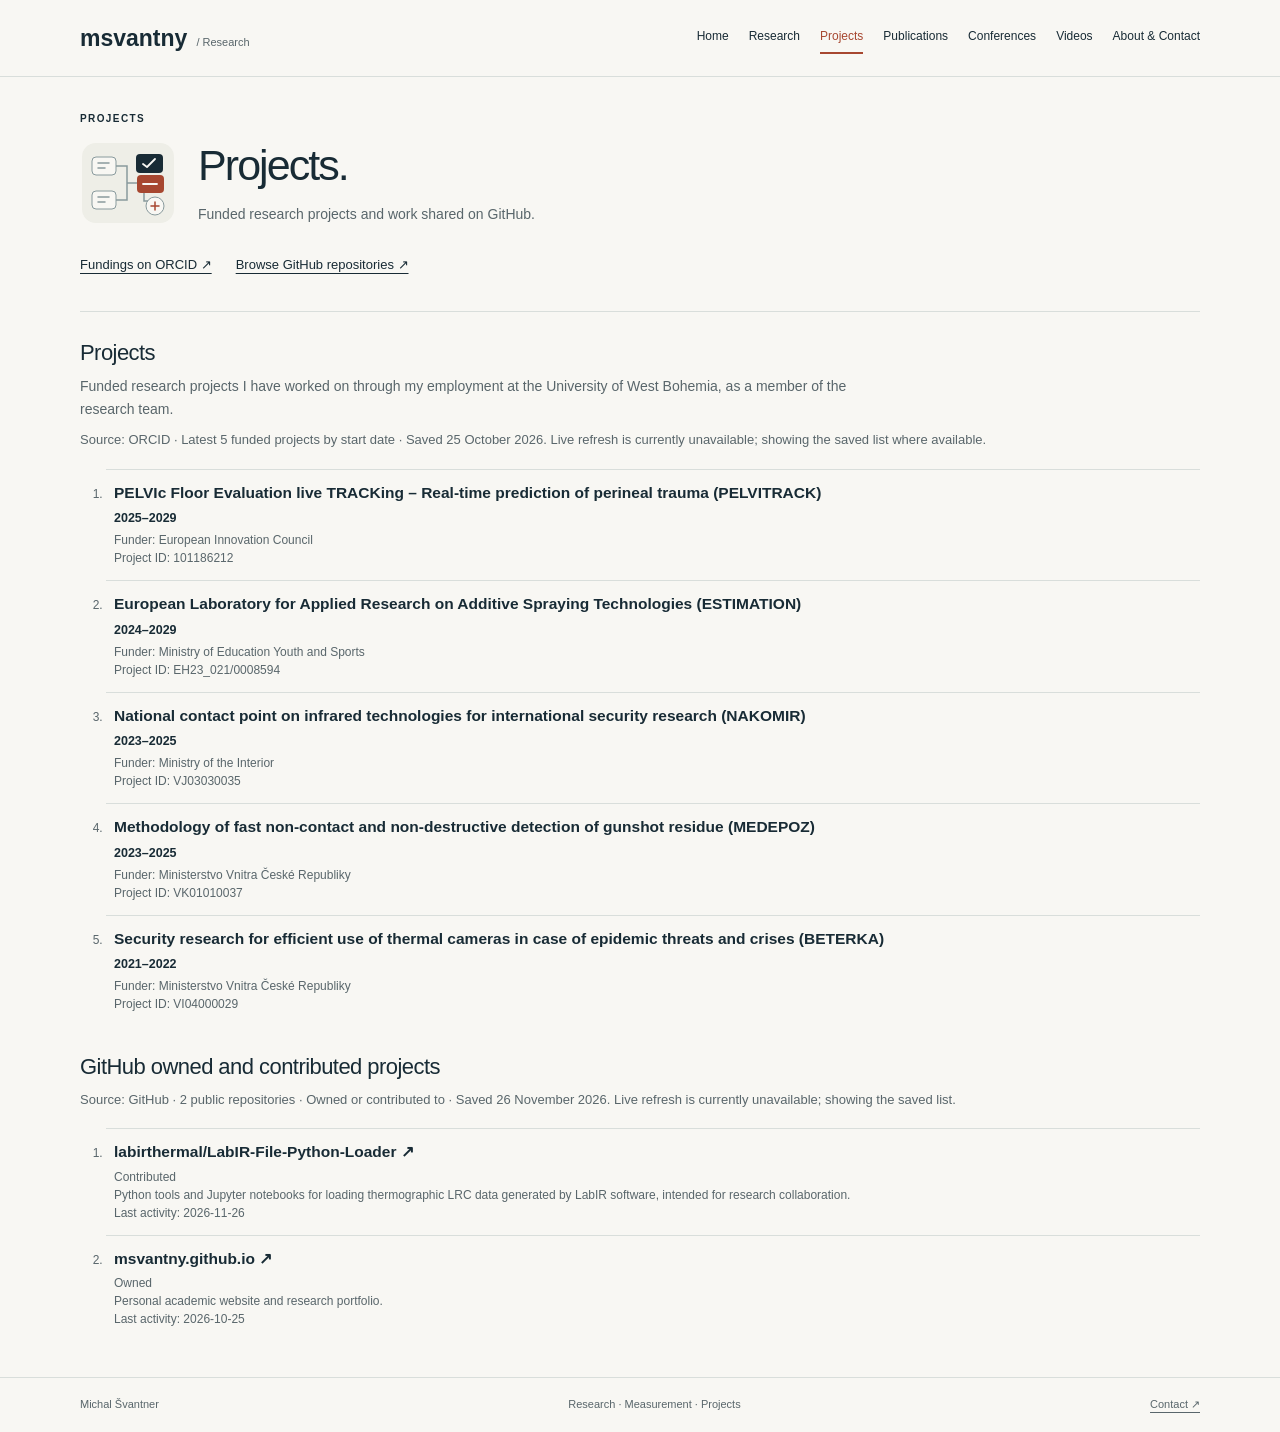
<file: projects.html>
<!doctype html>
<html lang="en">
<head>
  <meta charset="utf-8">
  <meta http-equiv="Content-Security-Policy" content="default-src 'none'; script-src 'self'; style-src 'self'; img-src 'self' data: https://img.youtube.com; media-src 'self'; connect-src 'self' https://pub.orcid.org https://api.github.com https://raw.githubusercontent.com https://script.google.com https://script.googleusercontent.com; frame-src https://www.youtube-nocookie.com; font-src 'self'; base-uri 'none'; object-src 'none'; form-action 'none'">
  <meta name="referrer" content="strict-origin-when-cross-origin">
  <meta name="viewport" content="width=device-width, initial-scale=1">
  <meta name="description" content="Michal Švantner — Projects. Thermography, infrared NDT and temperature measurement.">
  <meta name="theme-color" content="#182b35">
  <title>Michal Švantner · Projects</title>
  <link rel="icon" href="assets/favicon.svg" type="image/svg+xml">
  <link rel="stylesheet" href="styles.css?v=project-feeds-20261025">
  <script src="script.js" defer></script>
  <script type="module" src="projects.mjs?v=github-contributions-20261126"></script>
</head>
<body>
  <a class="skip-link" href="#main">Skip to content</a>
  <header class="site-header"><div class="header-inner wrap">
    <a class="wordmark" href="index.html" aria-label="Michal Švantner, home">msvantny<span> / Research</span></a>
    <nav aria-label="Main navigation"><a href="index.html">Home</a><a href="research.html">Research</a><a href="projects.html" aria-current="page">Projects</a><a href="publications.html">Publications</a><a href="conferences.html">Conferences</a><a href="videos.html">Videos</a><a href="about.html">About &amp; Contact</a></nav>
  </div></header>
  <main class="wrap" id="main">
  <div class="page-heading"><p class="eyebrow">Projects</p><div class="illustrated-heading"><img class="heading-illustration" src="assets/projects-illustration.svg" alt="" aria-hidden="true" width="96" height="88"><div><h1>Projects.</h1><p class="heading-intro">Funded research projects and work shared on GitHub.</p></div></div><div class="project-source-links"><a href="https://orcid.org/0000-0001-9391-7069#funding" target="_blank" rel="noopener noreferrer">Fundings on ORCID ↗</a><a href="https://github.com/msvantny?tab=repositories" target="_blank" rel="noopener noreferrer">Browse GitHub repositories ↗</a></div></div>
  <section aria-labelledby="funded-title">
    <div class="publication-section-heading project-section-heading"><h2 id="funded-title">Projects</h2><p class="project-participation">Funded research projects I have worked on through my employment at the University of West Bohemia, as a member of the research team.</p><p class="muted" id="funding-status" role="status">Source: ORCID · Latest 5 funded projects by start date · Saved 25 October 2026.</p></div>
    <ol class="publication-list project-list" id="funded-project-list">
<li class="publication-item"><article><h3><a href="https://www.pelvitrack.com/" target="_blank" rel="noopener noreferrer">PELVIc Floor Evaluation live TRACKing – Real-time prediction of perineal trauma (PELVITRACK)</a></h3><p class="project-dates">2025–2029</p><p class="publication-meta">Funder: European Innovation Council</p><p class="publication-meta">Project ID: 101186212</p></article></li>
<li class="publication-item"><article><h3><a href="https://www.isvavai.cz/cep?s=jednoduche-vyhledavani&amp;ss=detail&amp;n=0&amp;h=EH23_021%2F0008594" target="_blank" rel="noopener noreferrer">European Laboratory for Applied Research on Additive Spraying Technologies (ESTIMATION)</a></h3><p class="project-dates">2024–2029</p><p class="publication-meta">Funder: Ministry of Education Youth and Sports</p><p class="publication-meta">Project ID: EH23_021/0008594</p></article></li>
<li class="publication-item"><article><h3><a href="https://www.isvavai.cz/cep?s=jednoduche-vyhledavani&amp;ss=detail&amp;n=0&amp;h=VJ03030035" target="_blank" rel="noopener noreferrer">National contact point on infrared technologies for international security research (NAKOMIR)</a></h3><p class="project-dates">2023–2025</p><p class="publication-meta">Funder: Ministry of the Interior</p><p class="publication-meta">Project ID: VJ03030035</p></article></li>
<li class="publication-item"><article><h3><a href="https://starfos.tacr.cz/en/project/VK01010037" target="_blank" rel="noopener noreferrer">Methodology of fast non-contact and non-destructive detection of gunshot residue (MEDEPOZ)</a></h3><p class="project-dates">2023–2025</p><p class="publication-meta">Funder: Ministerstvo Vnitra České Republiky</p><p class="publication-meta">Project ID: VK01010037</p></article></li>
<li class="publication-item"><article><h3><a href="https://medical.labir.cz/en/" target="_blank" rel="noopener noreferrer">Security research for efficient use of thermal cameras in case of epidemic threats and crises (BETERKA)</a></h3><p class="project-dates">2021–2022</p><p class="publication-meta">Funder: Ministerstvo Vnitra České Republiky</p><p class="publication-meta">Project ID: VI04000029</p></article></li>
    </ol>
  </section>
  <section aria-labelledby="github-title">
    <div class="publication-section-heading"><h2 id="github-title">GitHub owned and contributed projects</h2><p class="muted" id="github-status" role="status">Source: GitHub · 2 public repositories · Owned or contributed to · Saved 26 November 2026.</p></div>
    <ol class="publication-list project-list" id="github-project-list">
<li class="publication-item"><article><h3><a href="https://github.com/labirthermal/LabIR-File-Python-Loader" target="_blank" rel="noopener noreferrer">labirthermal/LabIR-File-Python-Loader ↗</a></h3><p class="publication-meta">Contributed</p><p class="publication-meta">Python tools and Jupyter notebooks for loading thermographic LRC data generated by LabIR software, intended for research collaboration.</p><p class="publication-meta">Last activity: 2026-11-26</p></article></li>
<li class="publication-item"><article><h3><a href="https://github.com/msvantny/msvantny.github.io" target="_blank" rel="noopener noreferrer">msvantny.github.io ↗</a></h3><p class="publication-meta">Owned</p><p class="publication-meta">Personal academic website and research portfolio.</p><p class="publication-meta">Last activity: 2026-10-25</p></article></li>
    </ol>
  </section>
  <noscript><p class="muted">Enable JavaScript to refresh these lists from ORCID and GitHub. The saved lists remain available above.</p></noscript>
  </main>
  <footer><div class="wrap footer-inner"><span>Michal Švantner</span><span>Research · Measurement · Projects</span><a href="about.html">Contact ↗</a></div></footer>
</body>
</html>
</file>
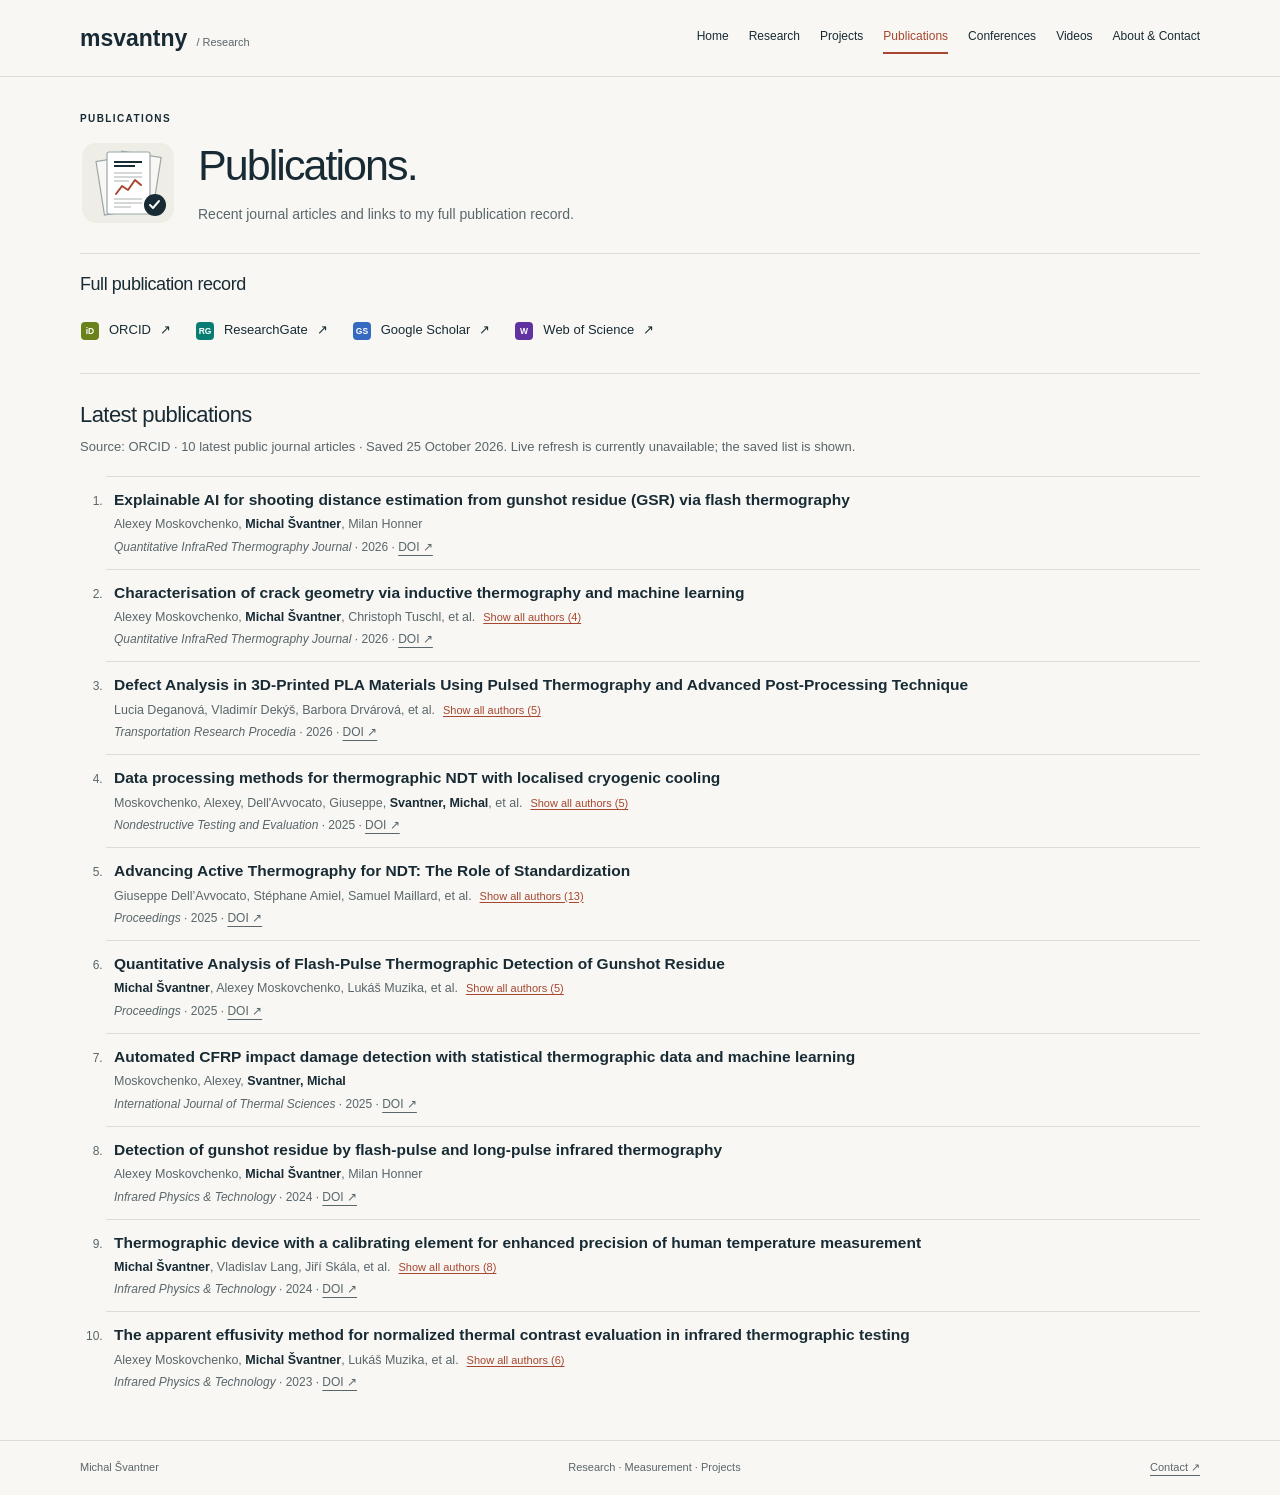
<file: publications.html>
<!doctype html>
<html lang="en">
<head>
  <meta charset="utf-8">
  <meta http-equiv="Content-Security-Policy" content="default-src 'none'; script-src 'self'; style-src 'self'; img-src 'self' data: https://img.youtube.com; media-src 'self'; connect-src 'self' https://pub.orcid.org https://api.github.com https://raw.githubusercontent.com https://script.google.com https://script.googleusercontent.com; frame-src https://www.youtube-nocookie.com; font-src 'self'; base-uri 'none'; object-src 'none'; form-action 'none'">
  <meta name="referrer" content="strict-origin-when-cross-origin">
  <meta name="viewport" content="width=device-width, initial-scale=1">
  <meta name="description" content="Michal Švantner — Publications. Thermography, infrared NDT and temperature measurement.">
  <meta name="theme-color" content="#182b35">
  <title>Michal Švantner · Publications</title>
  <link rel="icon" href="assets/favicon.svg" type="image/svg+xml">
  <link rel="stylesheet" href="styles.css?v=project-feeds-20261025">
  <script src="script.js" defer></script>
  <script type="module" src="publications.mjs?v=citations-20261025"></script>
</head>
<body>
  <a class="skip-link" href="#main">Skip to content</a>
  <header class="site-header"><div class="header-inner wrap">
    <a class="wordmark" href="index.html" aria-label="Michal Švantner, home">msvantny<span> / Research</span></a>
    <nav aria-label="Main navigation"><a href="index.html">Home</a><a href="research.html">Research</a><a href="projects.html">Projects</a><a href="publications.html" aria-current="page">Publications</a><a href="conferences.html">Conferences</a><a href="videos.html">Videos</a><a href="about.html">About &amp; Contact</a></nav>
  </div></header>
  <main class="wrap" id="main">
  <div class="page-heading"><p class="eyebrow">Publications</p><div class="illustrated-heading"><img class="heading-illustration" src="assets/publications-illustration.svg" alt="" width="96" height="88" aria-hidden="true"><div><h1>Publications.</h1><p class="heading-intro">Recent journal articles and links to my full publication record.</p></div></div></div>
  <aside class="publication-record" aria-labelledby="record-title"><h2 id="record-title">Full publication record</h2><ul class="publication-profile-links"><li><a href="https://orcid.org/0000-0001-9391-7069" target="_blank" rel="noopener noreferrer"><svg class="profile-icon" width="20" height="20" viewBox="0 0 20 20" aria-hidden="true" focusable="false"><rect x="1" y="1" width="18" height="18" rx="4" fill="#6a821b"/><text x="10" y="13.3" text-anchor="middle" font-family="Arial,sans-serif" font-size="8.5" font-weight="700" fill="#fff">iD</text></svg><span>ORCID</span><span aria-hidden="true">↗</span></a></li><li><a href="https://www.researchgate.net/profile/Michal_Svantner/" target="_blank" rel="noopener noreferrer"><svg class="profile-icon" width="20" height="20" viewBox="0 0 20 20" aria-hidden="true" focusable="false"><rect x="1" y="1" width="18" height="18" rx="4" fill="#087e73"/><text x="10" y="13.3" text-anchor="middle" font-family="Arial,sans-serif" font-size="8.5" font-weight="700" fill="#fff">RG</text></svg><span>ResearchGate</span><span aria-hidden="true">↗</span></a></li><li><a href="https://scholar.google.com/citations?user=Tgr5KHcAAAAJ&amp;hl=en" target="_blank" rel="noopener noreferrer"><svg class="profile-icon" width="20" height="20" viewBox="0 0 20 20" aria-hidden="true" focusable="false"><rect x="1" y="1" width="18" height="18" rx="4" fill="#366ac0"/><text x="10" y="13.3" text-anchor="middle" font-family="Arial,sans-serif" font-size="8.5" font-weight="700" fill="#fff">GS</text></svg><span>Google Scholar</span><span aria-hidden="true">↗</span></a></li><li><a href="https://www.webofscience.com/wos/author/record/B-8170-2016" target="_blank" rel="noopener noreferrer"><svg class="profile-icon" width="20" height="20" viewBox="0 0 20 20" aria-hidden="true" focusable="false"><rect x="1" y="1" width="18" height="18" rx="4" fill="#6033a0"/><text x="10" y="13.3" text-anchor="middle" font-family="Arial,sans-serif" font-size="8.5" font-weight="700" fill="#fff">W</text></svg><span>Web of Science</span><span aria-hidden="true">↗</span></a></li></ul></aside>
  <section aria-labelledby="latest-title">
    <div class="publication-section-heading"><h2 id="latest-title">Latest publications</h2><p class="muted" id="publication-status" role="status">Source: ORCID · 10 latest public journal articles · Saved 25 October 2026.</p></div>
    <ol id="publication-list" class="publication-list">
<li class="publication-item"><article><h3><a href="https://doi.org/10.1080/17686733.2026.2670266" target="_blank" rel="noopener noreferrer">Explainable AI for shooting distance estimation from gunshot residue (GSR) via flash thermography</a></h3><p class="publication-authors">Alexey Moskovchenko, <strong>Michal Švantner</strong>, Milan Honner</p><p class="publication-meta"><i>Quantitative InfraRed Thermography Journal</i> · 2026 · <a href="https://doi.org/10.1080/17686733.2026.2670266" target="_blank" rel="noopener noreferrer" aria-label="DOI: 10.1080/17686733.2026.2670266" title="10.1080/17686733.2026.2670266">DOI ↗</a></p></article></li>
<li class="publication-item"><article><h3><a href="https://doi.org/10.1080/17686733.2026.2648334" target="_blank" rel="noopener noreferrer">Characterisation of crack geometry via inductive thermography and machine learning</a></h3><details class="publication-authors"><summary><span class="authors-preview">Alexey Moskovchenko, <strong>Michal Švantner</strong>, Christoph Tuschl, et al.</span><span class="authors-expand">Show all authors (4)</span><span class="authors-collapse">Hide authors</span></summary><p>Alexey Moskovchenko, <strong>Michal Švantner</strong>, Christoph Tuschl, Beate Oswald-Tranta</p></details><p class="publication-meta"><i>Quantitative InfraRed Thermography Journal</i> · 2026 · <a href="https://doi.org/10.1080/17686733.2026.2648334" target="_blank" rel="noopener noreferrer" aria-label="DOI: 10.1080/17686733.2026.2648334" title="10.1080/17686733.2026.2648334">DOI ↗</a></p></article></li>
<li class="publication-item"><article><h3><a href="https://doi.org/10.1016/j.trpro.2025.11.084" target="_blank" rel="noopener noreferrer">Defect Analysis in 3D-Printed PLA Materials Using Pulsed Thermography and Advanced Post-Processing Technique</a></h3><details class="publication-authors"><summary><span class="authors-preview">Lucia Deganová, Vladimír Dekýš, Barbora Drvárová, et al.</span><span class="authors-expand">Show all authors (5)</span><span class="authors-collapse">Hide authors</span></summary><p>Lucia Deganová, Vladimír Dekýš, Barbora Drvárová, <strong>Michal Švantner</strong>, Alžbeta Sapietová</p></details><p class="publication-meta"><i>Transportation Research Procedia</i> · 2026 · <a href="https://doi.org/10.1016/j.trpro.2025.11.084" target="_blank" rel="noopener noreferrer" aria-label="DOI: 10.1016/j.trpro.2025.11.084" title="10.1016/j.trpro.2025.11.084">DOI ↗</a></p></article></li>
<li class="publication-item"><article><h3><a href="https://doi.org/10.1080/10589759.2025.2595519" target="_blank" rel="noopener noreferrer">Data processing methods for thermographic NDT with localised cryogenic cooling</a></h3><details class="publication-authors"><summary><span class="authors-preview">Moskovchenko, Alexey, Dell&#39;Avvocato, Giuseppe, <strong>Svantner, Michal</strong>, et al.</span><span class="authors-expand">Show all authors (5)</span><span class="authors-collapse">Hide authors</span></summary><p>Moskovchenko, Alexey, Dell&#39;Avvocato, Giuseppe, <strong>Svantner, Michal</strong>, Sarasini, Fabrizio, Sfarra, Stefano</p></details><p class="publication-meta"><i>Nondestructive Testing and Evaluation</i> · 2025 · <a href="https://doi.org/10.1080/10589759.2025.2595519" target="_blank" rel="noopener noreferrer" aria-label="DOI: 10.1080/10589759.2025.2595519" title="10.1080/10589759.2025.2595519">DOI ↗</a></p></article></li>
<li class="publication-item"><article><h3><a href="https://doi.org/10.3390/proceedings2025129030" target="_blank" rel="noopener noreferrer">Advancing Active Thermography for NDT: The Role of Standardization</a></h3><details class="publication-authors"><summary><span class="authors-preview">Giuseppe Dell’Avvocato, Stéphane Amiel, Samuel Maillard, et al.</span><span class="authors-expand">Show all authors (13)</span><span class="authors-collapse">Hide authors</span></summary><p>Giuseppe Dell’Avvocato, Stéphane Amiel, Samuel Maillard, Guenther Mayr, Beate Oswald-Tranta, Eider Gorostegui Colinas, <strong>Michal Svantner</strong>, Patrick Bouteille, Richard Huillery, Umberto Galietti, Lucia Deganova, Yannick Caulier, Mathias Ziegler</p></details><p class="publication-meta"><i>Proceedings</i> · 2025 · <a href="https://doi.org/10.3390/proceedings2025129030" target="_blank" rel="noopener noreferrer" aria-label="DOI: 10.3390/proceedings2025129030" title="10.3390/proceedings2025129030">DOI ↗</a></p></article></li>
<li class="publication-item"><article><h3><a href="https://doi.org/10.3390/proceedings2025129062" target="_blank" rel="noopener noreferrer">Quantitative Analysis of Flash-Pulse Thermographic Detection of Gunshot Residue</a></h3><details class="publication-authors"><summary><span class="authors-preview"><strong>Michal Švantner</strong>, Alexey Moskovchenko, Lukáš Muzika, et al.</span><span class="authors-expand">Show all authors (5)</span><span class="authors-collapse">Hide authors</span></summary><p><strong>Michal Švantner</strong>, Alexey Moskovchenko, Lukáš Muzika, Jiří Skála, Milan Honner</p></details><p class="publication-meta"><i>Proceedings</i> · 2025 · <a href="https://doi.org/10.3390/proceedings2025129062" target="_blank" rel="noopener noreferrer" aria-label="DOI: 10.3390/proceedings2025129062" title="10.3390/proceedings2025129062">DOI ↗</a></p></article></li>
<li class="publication-item"><article><h3><a href="https://doi.org/10.1016/J.IJTHERMALSCI.2024.109411" target="_blank" rel="noopener noreferrer">Automated CFRP impact damage detection with statistical thermographic data and machine learning</a></h3><p class="publication-authors">Moskovchenko, Alexey, <strong>Svantner, Michal</strong></p><p class="publication-meta"><i>International Journal of Thermal Sciences</i> · 2025 · <a href="https://doi.org/10.1016/J.IJTHERMALSCI.2024.109411" target="_blank" rel="noopener noreferrer" aria-label="DOI: 10.1016/J.IJTHERMALSCI.2024.109411" title="10.1016/J.IJTHERMALSCI.2024.109411">DOI ↗</a></p></article></li>
<li class="publication-item"><article><h3><a href="https://doi.org/10.1016/j.infrared.2024.105366" target="_blank" rel="noopener noreferrer">Detection of gunshot residue by flash-pulse and long-pulse infrared thermography</a></h3><p class="publication-authors">Alexey Moskovchenko, <strong>Michal Švantner</strong>, Milan Honner</p><p class="publication-meta"><i>Infrared Physics &amp; Technology</i> · 2024 · <a href="https://doi.org/10.1016/j.infrared.2024.105366" target="_blank" rel="noopener noreferrer" aria-label="DOI: 10.1016/j.infrared.2024.105366" title="10.1016/j.infrared.2024.105366">DOI ↗</a></p></article></li>
<li class="publication-item"><article><h3><a href="https://doi.org/10.1016/j.infrared.2024.105176" target="_blank" rel="noopener noreferrer">Thermographic device with a calibrating element for enhanced precision of human temperature measurement</a></h3><details class="publication-authors"><summary><span class="authors-preview"><strong>Michal Švantner</strong>, Vladislav Lang, Jiří Skála, et al.</span><span class="authors-expand">Show all authors (8)</span><span class="authors-collapse">Hide authors</span></summary><p><strong>Michal Švantner</strong>, Vladislav Lang, Jiří Skála, Tomáš Kohlschütter, Jan Šroub, Lukáš Muzika, Jan Klepáček, Milan Honner</p></details><p class="publication-meta"><i>Infrared Physics &amp; Technology</i> · 2024 · <a href="https://doi.org/10.1016/j.infrared.2024.105176" target="_blank" rel="noopener noreferrer" aria-label="DOI: 10.1016/j.infrared.2024.105176" title="10.1016/j.infrared.2024.105176">DOI ↗</a></p></article></li>
<li class="publication-item"><article><h3><a href="https://doi.org/10.1016/j.infrared.2023.104931" target="_blank" rel="noopener noreferrer">The apparent effusivity method for normalized thermal contrast evaluation in infrared thermographic testing</a></h3><details class="publication-authors"><summary><span class="authors-preview">Alexey Moskovchenko, <strong>Michal Švantner</strong>, Lukáš Muzika, et al.</span><span class="authors-expand">Show all authors (6)</span><span class="authors-collapse">Hide authors</span></summary><p>Alexey Moskovchenko, <strong>Michal Švantner</strong>, Lukáš Muzika, Jiří Skála, Celeste M.C. Pereira, Shumit Das</p></details><p class="publication-meta"><i>Infrared Physics &amp; Technology</i> · 2023 · <a href="https://doi.org/10.1016/j.infrared.2023.104931" target="_blank" rel="noopener noreferrer" aria-label="DOI: 10.1016/j.infrared.2023.104931" title="10.1016/j.infrared.2023.104931">DOI ↗</a></p></article></li>
    </ol>
    <script type="application/json" id="publication-snapshot">[{"title":"Explainable AI for shooting distance estimation from gunshot residue (GSR) via flash thermography","year":"2026","journal":"Quantitative InfraRed Thermography Journal","doi":"10.1080/17686733.2026.2670266","url":"https://doi.org/10.1080/17686733.2026.2670266","putCodes":[215977590,216129233],"date":20260527,"authors":[{"name":"Alexey Moskovchenko","owner":false},{"name":"Michal Švantner","owner":true},{"name":"Milan Honner","owner":false}]},{"title":"Characterisation of crack geometry via inductive thermography and machine learning","year":"2026","journal":"Quantitative InfraRed Thermography Journal","doi":"10.1080/17686733.2026.2648334","url":"https://doi.org/10.1080/17686733.2026.2648334","putCodes":[209374219],"date":20260323,"authors":[{"name":"Alexey Moskovchenko","owner":false},{"name":"Michal Švantner","owner":true},{"name":"Christoph Tuschl","owner":false},{"name":"Beate Oswald-Tranta","owner":false}]},{"title":"Defect Analysis in 3D-Printed PLA Materials Using Pulsed Thermography and Advanced Post-Processing Technique","year":"2026","journal":"Transportation Research Procedia","doi":"10.1016/j.trpro.2025.11.084","url":"https://doi.org/10.1016/j.trpro.2025.11.084","putCodes":[208046650],"date":20260000,"authors":[{"name":"Lucia Deganová","owner":false},{"name":"Vladimír Dekýš","owner":false},{"name":"Barbora Drvárová","owner":false},{"name":"Michal Švantner","owner":true},{"name":"Alžbeta Sapietová","owner":false}]},{"title":"Data processing methods for thermographic NDT with localised cryogenic cooling","year":"2025","journal":"Nondestructive Testing and Evaluation","doi":"10.1080/10589759.2025.2595519","url":"https://doi.org/10.1080/10589759.2025.2595519","putCodes":[199949816,198550865],"date":20251130,"authors":[{"name":"Moskovchenko, Alexey","owner":false},{"name":"Dell'Avvocato, Giuseppe","owner":false},{"name":"Svantner, Michal","owner":true},{"name":"Sarasini, Fabrizio","owner":false},{"name":"Sfarra, Stefano","owner":false}]},{"title":"Advancing Active Thermography for NDT: The Role of Standardization","year":"2025","journal":"Proceedings","doi":"10.3390/proceedings2025129030","url":"https://doi.org/10.3390/proceedings2025129030","putCodes":[192040535],"date":20250900,"authors":[{"name":"Giuseppe Dell’Avvocato","owner":false},{"name":"Stéphane Amiel","owner":false},{"name":"Samuel Maillard","owner":false},{"name":"Guenther Mayr","owner":false},{"name":"Beate Oswald-Tranta","owner":false},{"name":"Eider Gorostegui Colinas","owner":false},{"name":"Michal Svantner","owner":true},{"name":"Patrick Bouteille","owner":false},{"name":"Richard Huillery","owner":false},{"name":"Umberto Galietti","owner":false},{"name":"Lucia Deganova","owner":false},{"name":"Yannick Caulier","owner":false},{"name":"Mathias Ziegler","owner":false}]},{"title":"Quantitative Analysis of Flash-Pulse Thermographic Detection of Gunshot Residue","year":"2025","journal":"Proceedings","doi":"10.3390/proceedings2025129062","url":"https://doi.org/10.3390/proceedings2025129062","putCodes":[192043191],"date":20250900,"authors":[{"name":"Michal Švantner","owner":true},{"name":"Alexey Moskovchenko","owner":false},{"name":"Lukáš Muzika","owner":false},{"name":"Jiří Skála","owner":false},{"name":"Milan Honner","owner":false}]},{"title":"Automated CFRP impact damage detection with statistical thermographic data and machine learning","year":"2025","journal":"International Journal of Thermal Sciences","doi":"10.1016/J.IJTHERMALSCI.2024.109411","url":"https://doi.org/10.1016/J.IJTHERMALSCI.2024.109411","putCodes":[168153744,168148588],"date":20250200,"authors":[{"name":"Moskovchenko, Alexey","owner":false},{"name":"Svantner, Michal","owner":true}]},{"title":"Detection of gunshot residue by flash-pulse and long-pulse infrared thermography","year":"2024","journal":"Infrared Physics & Technology","doi":"10.1016/j.infrared.2024.105366","url":"https://doi.org/10.1016/j.infrared.2024.105366","putCodes":[160513604,160525762],"date":20240500,"authors":[{"name":"Alexey Moskovchenko","owner":false},{"name":"Michal Švantner","owner":true},{"name":"Milan Honner","owner":false}]},{"title":"Thermographic device with a calibrating element for enhanced precision of human temperature measurement","year":"2024","journal":"Infrared Physics & Technology","doi":"10.1016/j.infrared.2024.105176","url":"https://doi.org/10.1016/j.infrared.2024.105176","putCodes":[151127559],"date":20240300,"authors":[{"name":"Michal Švantner","owner":true},{"name":"Vladislav Lang","owner":false},{"name":"Jiří Skála","owner":false},{"name":"Tomáš Kohlschütter","owner":false},{"name":"Jan Šroub","owner":false},{"name":"Lukáš Muzika","owner":false},{"name":"Jan Klepáček","owner":false},{"name":"Milan Honner","owner":false}]},{"title":"The apparent effusivity method for normalized thermal contrast evaluation in infrared thermographic testing","year":"2023","journal":"Infrared Physics & Technology","doi":"10.1016/j.infrared.2023.104931","url":"https://doi.org/10.1016/j.infrared.2023.104931","putCodes":[143684424,143746556],"date":20231100,"authors":[{"name":"Alexey Moskovchenko","owner":false},{"name":"Michal Švantner","owner":true},{"name":"Lukáš Muzika","owner":false},{"name":"Jiří Skála","owner":false},{"name":"Celeste M.C. Pereira","owner":false},{"name":"Shumit Das","owner":false}]}]</script>
    <noscript><p class="muted">Enable JavaScript to refresh this list from ORCID. The saved list remains available above.</p></noscript>
  </section>
  </main>
  <footer><div class="wrap footer-inner"><span>Michal Švantner</span><span>Research · Measurement · Projects</span><a href="about.html">Contact ↗</a></div></footer>
</body>
</html>
</file>
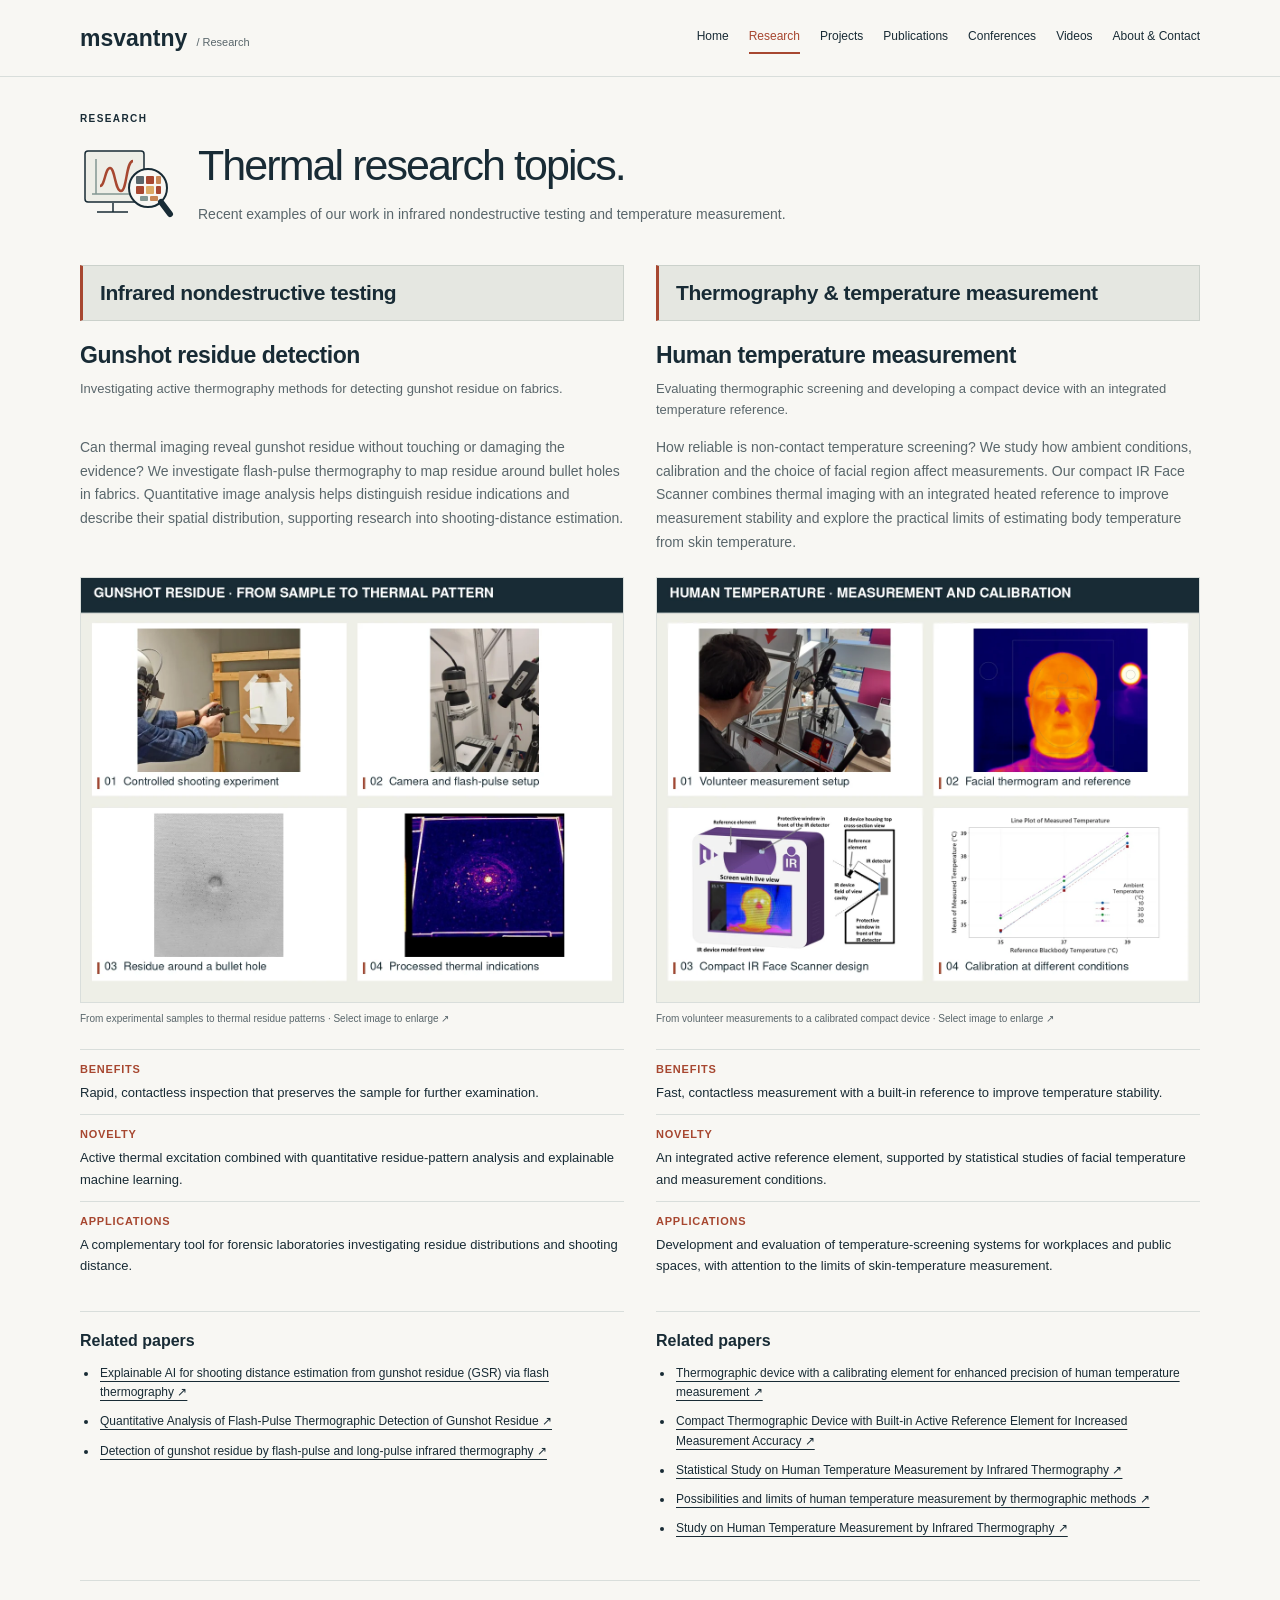
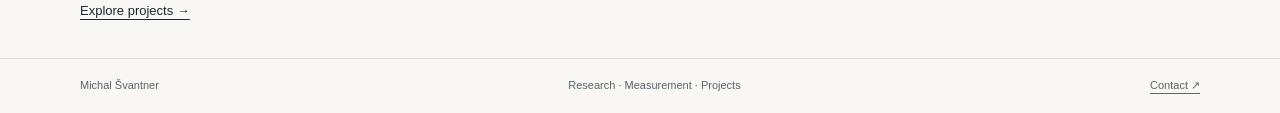
<file: research.html>
<!doctype html>
<html lang="en">
<head>
  <meta charset="utf-8">
  <meta http-equiv="Content-Security-Policy" content="default-src 'none'; script-src 'self'; style-src 'self'; img-src 'self' data: https://img.youtube.com; media-src 'self'; connect-src 'self' https://pub.orcid.org https://api.github.com https://raw.githubusercontent.com https://script.google.com https://script.googleusercontent.com; frame-src https://www.youtube-nocookie.com; font-src 'self'; base-uri 'none'; object-src 'none'; form-action 'none'">
  <meta name="referrer" content="strict-origin-when-cross-origin">
  <meta name="viewport" content="width=device-width, initial-scale=1">
  <meta name="description" content="Michal Švantner — Research. Thermography, infrared NDT and temperature measurement.">
  <meta name="theme-color" content="#182b35">
  <title>Michal Švantner · Research</title>
  <link rel="icon" href="assets/favicon.svg" type="image/svg+xml">
  <link rel="stylesheet" href="styles.css?v=research-topics-20261026">
  <script src="script.js" defer></script>
</head>
<body>
  <a class="skip-link" href="#main">Skip to content</a>
  <header class="site-header"><div class="header-inner wrap">
    <a class="wordmark" href="index.html" aria-label="Michal Švantner, home">msvantny<span> / Research</span></a>
    <nav aria-label="Main navigation"><a href="index.html">Home</a><a href="research.html" aria-current="page">Research</a><a href="projects.html">Projects</a><a href="publications.html">Publications</a><a href="conferences.html">Conferences</a><a href="videos.html">Videos</a><a href="about.html">About &amp; Contact</a></nav>
  </div></header>
  <main class="wrap" id="main">
  <div class="page-heading"><p class="eyebrow">Research</p><div class="illustrated-heading"><img class="heading-illustration" src="assets/research-illustration.svg" alt="" width="96" height="88" aria-hidden="true"><div><h1>Thermal research topics.</h1><p class="heading-intro">Recent examples of our work in infrared nondestructive testing and temperature measurement.</p></div></div></div>
  <section class="research-grid" aria-label="Recent research topics">
    <article class="research-card" aria-labelledby="gsr-title">
      <div class="research-area"><h2>Infrared nondestructive testing</h2></div>
      <h3 id="gsr-title">Gunshot residue detection</h3>
      <p class="research-subtitle">Investigating active thermography methods for detecting gunshot residue on fabrics.</p>
      <p class="research-description">Can thermal imaging reveal gunshot residue without touching or damaging the evidence? We investigate flash-pulse thermography to map residue around bullet holes in fabrics. Quantitative image analysis helps distinguish residue indications and describe their spatial distribution, supporting research into shooting-distance estimation.</p>
      <figure class="research-poster"><a href="assets/research-gsr-poster.webp" target="_blank" rel="noopener noreferrer" aria-label="Open full-size poster: Gunshot residue detection"><img src="assets/research-gsr-poster.webp" width="1200" height="940" alt="Research poster showing a controlled shooting experiment, an infrared camera and flash setup, residue around a bullet hole, and a processed thermal image." loading="lazy"></a><figcaption>From experimental samples to thermal residue patterns · Select image to enlarge ↗</figcaption></figure>
      <dl class="research-highlights"><div><dt>Benefits</dt><dd>Rapid, contactless inspection that preserves the sample for further examination.</dd></div><div><dt>Novelty</dt><dd>Active thermal excitation combined with quantitative residue-pattern analysis and explainable machine learning.</dd></div><div><dt>Applications</dt><dd>A complementary tool for forensic laboratories investigating residue distributions and shooting distance.</dd></div></dl>
      <div class="research-papers"><h4>Related papers</h4><ul><li><a href="https://doi.org/10.1080/17686733.2026.2670266" target="_blank" rel="noopener noreferrer">Explainable AI for shooting distance estimation from gunshot residue (GSR) via flash thermography ↗</a></li><li><a href="https://doi.org/10.3390/proceedings2025129062" target="_blank" rel="noopener noreferrer">Quantitative Analysis of Flash-Pulse Thermographic Detection of Gunshot Residue ↗</a></li><li><a href="https://doi.org/10.1016/j.infrared.2024.105366" target="_blank" rel="noopener noreferrer">Detection of gunshot residue by flash-pulse and long-pulse infrared thermography ↗</a></li></ul></div>
    </article>
    <article class="research-card" aria-labelledby="human-title">
      <div class="research-area"><h2>Thermography &amp; temperature measurement</h2></div>
      <h3 id="human-title">Human temperature measurement</h3>
      <p class="research-subtitle">Evaluating thermographic screening and developing a compact device with an integrated temperature reference.</p>
      <p class="research-description">How reliable is non-contact temperature screening? We study how ambient conditions, calibration and the choice of facial region affect measurements. Our compact IR Face Scanner combines thermal imaging with an integrated heated reference to improve measurement stability and explore the practical limits of estimating body temperature from skin temperature.</p>
      <figure class="research-poster"><a href="assets/research-temperature-poster-v2.webp" target="_blank" rel="noopener noreferrer" aria-label="Open full-size poster: Human temperature measurement"><img src="assets/research-temperature-poster-v2.webp" width="1200" height="940" alt="Research poster showing a volunteer measurement setup, a facial thermogram, the IR Face Scanner design and calibration results at different ambient temperatures." loading="lazy"></a><figcaption>From volunteer measurements to a calibrated compact device · Select image to enlarge ↗</figcaption></figure>
      <dl class="research-highlights"><div><dt>Benefits</dt><dd>Fast, contactless measurement with a built-in reference to improve temperature stability.</dd></div><div><dt>Novelty</dt><dd>An integrated active reference element, supported by statistical studies of facial temperature and measurement conditions.</dd></div><div><dt>Applications</dt><dd>Development and evaluation of temperature-screening systems for workplaces and public spaces, with attention to the limits of skin-temperature measurement.</dd></div></dl>
      <div class="research-papers"><h4>Related papers</h4><ul><li><a href="https://doi.org/10.1016/j.infrared.2024.105176" target="_blank" rel="noopener noreferrer">Thermographic device with a calibrating element for enhanced precision of human temperature measurement ↗</a></li><li><a href="https://doi.org/10.3390/engproc2023051017" target="_blank" rel="noopener noreferrer">Compact Thermographic Device with Built-in Active Reference Element for Increased Measurement Accuracy ↗</a></li><li><a href="https://doi.org/10.3390/s22218395" target="_blank" rel="noopener noreferrer">Statistical Study on Human Temperature Measurement by Infrared Thermography ↗</a></li><li><a href="https://doi.org/10.1109/MetroLivEnv54405.2022.9826942" target="_blank" rel="noopener noreferrer">Possibilities and limits of human temperature measurement by thermographic methods ↗</a></li><li><a href="https://doi.org/10.3390/engproc2021008004" target="_blank" rel="noopener noreferrer">Study on Human Temperature Measurement by Infrared Thermography ↗</a></li></ul></div>
    </article>
  </section><div class="next-link"><a href="projects.html">Explore projects →</a></div>
  </main>
  <footer><div class="wrap footer-inner"><span>Michal Švantner</span><span>Research · Measurement · Projects</span><a href="about.html">Contact ↗</a></div></footer>
</body>
</html>
</file>
<file: styles.css>
@charset "UTF-8";

:root {
  --paper: #f8f7f3;
  --ink: #182b35;
  --muted: #59666b;
  --line: #d9dedb;
  --accent: #a74730;
  --soft: #eeeee7;
  --width: 1120px;
}
* { box-sizing: border-box; }
html { scroll-padding-top: 140px; }
body { margin: 0; background: var(--paper); color: var(--ink); font: 15px/1.6 Arial, Helvetica, sans-serif; min-height: 100vh; display: flex; flex-direction: column; }
.wrap { width: calc(100% - 64px); max-width: var(--width); margin-inline: auto; }
a { color: inherit; text-underline-offset: 4px; }
a:hover { color: var(--accent); }
a:focus-visible, summary:focus-visible, video:focus-visible { outline: 3px solid var(--accent); outline-offset: 5px; }
h1, h2, p, figure { margin: 0; }
h1, h2 { line-height: 1.15; font-weight: 500; }
h1 { font-size: clamp(32px, 4.3vw, 52px); letter-spacing: -.045em; }
h2 { font-size: 22px; letter-spacing: -.025em; }
p + p { margin-top: 10px; }
.muted { color: var(--muted); font-size: 13px; }
.accent { color: var(--accent); }
.eyebrow { display: block; font-size: 10px; text-transform: uppercase; letter-spacing: .14em; font-weight: 700; margin-bottom: 12px; }
.accent-dot { display: inline-block; width: 6px; height: 6px; background: var(--accent); border-radius: 50%; margin-right: 7px; vertical-align: 1px; }
.skip-link { position: fixed; top: 8px; left: 12px; z-index: 30; padding: 8px 14px; background: var(--ink); color: white; transform: translateY(-160%); }
.skip-link:focus { transform: none; }

/* Each navigation item opens a separate static page. */
.site-header { position: sticky; top: 0; z-index: 10; background: var(--paper); border-bottom: 1px solid var(--line); }
.header-inner { display: flex; align-items: center; justify-content: space-between; gap: 26px; min-height: 76px; padding-block: 16px; }
.wordmark { font-weight: 700; font-size: 23px; white-space: nowrap; text-decoration: none; }
.wordmark span { font-size: 11px; font-weight: 400; color: var(--muted); margin-left: 6px; }
nav { display: flex; align-items: center; flex-wrap: wrap; gap: 8px 20px; }
nav a { font-size: 12px; text-decoration: none; padding-block: 5px; border-bottom: 2px solid transparent; white-space: nowrap; }
nav a[aria-current="page"] { color: var(--accent); border-color: var(--accent); }
main { flex: 1; padding-bottom: 36px; }

.hero { display: grid; grid-template-columns: 1fr 1fr; align-items: center; gap: 45px; padding-block: 38px 32px; }
.hero h1 { max-width: 520px; font-size: clamp(38px, 4.5vw, 56px); }
.hero-fields { font-size: 18px; line-height: 1.5; margin-top: 18px; }
.intro { color: var(--muted); font-size: 14px; margin-top: 14px; }
.actions { display: flex; flex-wrap: wrap; gap: 24px; align-items: center; margin-top: 22px; font-size: 12px; }
.button { background: var(--ink); color: white; text-decoration: none; display: inline-flex; gap: 26px; align-items: center; padding: 10px 17px; }
.button:hover { background: var(--accent); color: white; }
.thermal-video { min-width: 0; }
.thermal-video video { display: block; width: 100%; height: auto; aspect-ratio: 650 / 512; background: var(--ink); object-fit: contain; }
figcaption { display: flex; flex-wrap: wrap; justify-content: space-between; gap: 4px 15px; font-size: 10px; color: var(--muted); margin-top: 8px; }
.overview { display: grid; grid-template-columns: repeat(3, 1fr); gap: 26px; border-top: 1px solid var(--line); padding-top: 23px; }
.overview > a { display: block; text-decoration: none; }
.overview h2 { font-size: 19px; display: flex; justify-content: space-between; gap: 12px; }
.overview .eyebrow { color: var(--muted); margin-bottom: 8px; }
.overview p { color: var(--muted); font-size: 13px; margin-top: 8px; }

.page-heading { padding-block: 34px 26px; max-width: 800px; }
.page-heading h1 { font-size: clamp(31px, 3.6vw, 43px); }
.page-heading > p:not(.eyebrow) { max-width: 690px; color: var(--muted); margin-top: 13px; }
.page-heading > a { display: inline-block; margin-top: 13px; font-size: 13px; }
.content-row { display: grid; grid-template-columns: 30px 280px 1fr; align-items: baseline; gap: 20px; border-top: 1px solid var(--line); padding-block: 21px; }
.content-row h2 { font-size: 20px; }
.content-row p { color: var(--muted); font-size: 14px; }
.entry-index { font: 12px monospace; color: var(--accent); }
.next-link { border-top: 1px solid var(--line); padding-top: 20px; font-size: 13px; }
.entry { display: flex; align-items: start; justify-content: space-between; gap: 20px; border-top: 1px solid var(--line); padding-block: 21px; }
.entry h2 { margin-top: 6px; margin-bottom: 8px; }
.entry p { font-size: 14px; color: var(--muted); }
.placeholder { font-size: 10px; text-transform: uppercase; letter-spacing: .08em; color: var(--accent); font-weight: 700; }
.tag { font-size: 11px; border: 1px solid var(--line); border-radius: 20px; padding: 3px 12px; white-space: nowrap; }
.note { margin-top: 20px; padding: 20px 23px; background: var(--soft); }
.note h2 { font-size: 18px; margin-bottom: 8px; }
.note p { font-size: 13px; }
.conference-list { border-block: 1px solid var(--line); }
summary { display: flex; align-items: center; justify-content: space-between; gap: 20px; cursor: pointer; list-style: none; padding-block: 18px; }
summary::-webkit-details-marker { display: none; }
summary small { display: block; color: var(--muted); font-size: 12px; margin-top: 3px; }
.details-toggle { font-size: 24px; }
details[open] .details-toggle { transform: rotate(45deg); }
.conference-content { padding-bottom: 20px; font-size: 14px; }
.video-layout { display: grid; grid-template-columns: 1.15fr 1fr; gap: 32px; align-items: center; }
.video-description h2 { margin-bottom: 14px; }
.video-description p { color: var(--muted); font-size: 14px; }
.video-description a { display: inline-block; margin-top: 14px; font-size: 13px; }
.about-grid { display: grid; grid-template-columns: 1.25fr 1fr; gap: 65px; border-top: 1px solid var(--line); padding-top: 23px; }
.about-grid h2 { margin-bottom: 14px; }
.about-grid p { font-size: 14px; }
.profile-links { list-style: none; margin: 0 0 16px; padding: 0; }
.profile-links a { display: flex; justify-content: space-between; border-bottom: 1px solid var(--line); padding-block: 9px; font-size: 14px; text-decoration: none; }
footer { border-top: 1px solid var(--line); }
.footer-inner { display: flex; justify-content: space-between; gap: 16px; padding-block: 18px; font-size: 11px; color: var(--muted); }

@media (max-width: 1050px) {
  .header-inner { flex-wrap: wrap; gap: 8px 20px; padding-block: 12px; }
  nav { gap: 6px 19px; }
  .hero { gap: 28px; }
  .content-row { grid-template-columns: 25px 240px 1fr; }
}
@media (max-width: 760px) {
  .wrap { width: calc(100% - 36px); }
  .header-inner { display: block; }
  .wordmark { font-size: 20px; }
  nav { margin-top: 6px; gap: 3px 16px; }
  nav a { font-size: 11px; padding-block: 4px; }
  .hero { grid-template-columns: 1fr; gap: 26px; padding-block: 26px; }
  .hero h1 { font-size: clamp(36px, 8vw, 48px); }
  .hero-fields { font-size: 17px; margin-top: 14px; }
  .intro { margin-top: 10px; }
  .actions { margin-top: 17px; }
  .hero .thermal-video { max-width: 540px; width: 100%; }
  .overview { grid-template-columns: 1fr; gap: 0; padding-top: 0; }
  .overview > a { padding-block: 16px; border-bottom: 1px solid var(--line); }
  .overview p { margin-top: 5px; }
  .overview .eyebrow { margin-bottom: 5px; }
  .page-heading { padding-block: 26px 22px; }
  .page-heading h1 { font-size: 32px; }
  .content-row { grid-template-columns: 23px 1fr; gap: 7px 12px; padding-block: 18px; }
  .content-row p { grid-column: 2; }
  .entry-index { grid-row: 1 / 3; }
  .entry { gap: 12px; }
  .entry h2 { font-size: 20px; }
  .video-layout, .about-grid { grid-template-columns: 1fr; gap: 25px; }
  .about-grid { padding-top: 20px; }
  .note { padding: 17px 19px; }
  .footer-inner { flex-wrap: wrap; font-size: 10px; padding-block: 14px; }
  .footer-inner > span:nth-child(2) { display: none; }
  .footer-inner a { margin-left: auto; }
}
@media print {
  body { background: white; color: black; }
  .site-header { position: static; }
  nav, .actions, .skip-link { display: none; }
  .wrap { width: 100%; }
  .hero, .about-grid { display: block; }
  .thermal-video { max-width: 360px; margin-block: 15px; }
  .overview { grid-template-columns: 1fr; }
}

/* Compact About content within the original two-column layout. */
.about-grid > *, .about-content { min-width: 0; }
.about-content { display: grid; gap: 26px; align-content: start; }
.affiliation-card { display: flow-root; border: 1px solid var(--line); background: var(--soft); padding: 16px; }
.affiliation-photo { float: right; width: 180px; max-width: 42%; margin: 0 0 12px 18px; }
.affiliation-photo img { display: block; width: 100%; max-width: 180px; height: auto; }
.affiliation-photo figcaption { display: block; font-size: 9px; line-height: 1.5; margin-top: 5px; }
.about-profiles h3 { font-size: 11px; text-transform: uppercase; letter-spacing: .1em; margin: 24px 0 8px; color: var(--muted); }
.contact-email { font-size: 14px; overflow-wrap: anywhere; }
.personal-profiles { border-block: 1px solid var(--line); margin-top: 22px; }
.personal-profiles summary { font-size: 13px; padding-block: 12px; }
.personal-profiles .profile-links { margin-bottom: 12px; }
@media (max-width: 420px) {
  .affiliation-photo { margin-left: 12px; }
}

/* Contact details and two equally styled, keyboard-accessible profile groups. */
.about-profiles .contact-details { margin-bottom: 24px; }
.about-profiles .contact-details p { font-size: 14px; }
.about-profiles .contact-details a { font-size: 13px; }
.profile-group { border-bottom: 1px solid var(--line); }
.profile-group:first-of-type { border-top: 1px solid var(--line); }
.profile-group summary { padding-block: 16px; font-size: 11px; font-weight: 700; letter-spacing: .1em; }
.profile-group summary:hover { color: var(--accent); }
.profile-group .details-toggle { font-size: 22px; font-weight: 400; letter-spacing: 0; }
.profile-group .profile-links { margin: 0 0 12px; }
.profile-group .profile-links a { align-items: center; gap: 14px; min-height: 44px; padding-block: 10px; }
.profile-group .profile-links li:last-child a { border-bottom: 0; }
.profile-name { display: inline-flex; align-items: center; gap: 10px; min-width: 0; }
.profile-icon { flex: 0 0 20px; }

/* Publication sources stay visible; the latest journal articles follow below. */
.publication-record { border-block: 1px solid var(--line); padding-block: 20px; }
.publication-record h2 { font-size: 18px; margin-bottom: 14px; }
.publication-profile-links { display: flex; flex-wrap: wrap; gap: 10px 24px; list-style: none; margin: 0; padding: 0; }
.publication-profile-links a { display: inline-flex; align-items: center; gap: 9px; min-height: 44px; font-size: 13px; text-decoration: none; }
.publication-section-heading { padding-block: 28px 18px; }
.publication-section-heading h2 { font-size: 22px; margin-bottom: 10px; }

.publication-list { margin: 0; padding: 0 0 0 26px; }
.publication-item { padding: 12px 0 13px 8px; border-top: 1px solid var(--line); }
.publication-item::marker { color: var(--muted); font-size: 12px; font-variant-numeric: tabular-nums; }
.publication-item article { min-width: 0; }
.publication-item h3 { font-size: 15.5px; line-height: 1.45; font-weight: 600; margin: 0 0 4px; }
.publication-item h3 a { text-decoration: none; }
.publication-item h3 a:hover { text-decoration: underline; }
.publication-item .publication-authors { font-size: 12.5px; color: var(--muted); line-height: 1.55; margin: 0 0 3px; }
.publication-authors strong { color: var(--ink); font-weight: 700; }
.publication-authors summary { display: block; padding: 0; font-size: inherit; line-height: inherit; }
.publication-authors summary:focus-visible { outline-offset: 2px; }
.publication-authors p { margin: 2px 0 0; }
.authors-expand, .authors-collapse { color: var(--accent); font-size: 11px; text-decoration: underline; text-underline-offset: 2px; }
.authors-expand { margin-left: 8px; }
.authors-collapse { display: none; }
.publication-authors[open] .authors-preview, .publication-authors[open] .authors-expand { display: none; }
.publication-authors[open] .authors-collapse { display: inline; }
.publication-item .publication-meta { font-size: 12px; line-height: 1.5; color: var(--muted); margin: 0; overflow-wrap: anywhere; }
.publication-meta a { white-space: nowrap; }
@media (max-width: 760px) { .publication-profile-links { gap: 4px 20px; } .publication-list { padding-left: 22px; } .publication-item { padding-left: 4px; } .publication-item h3 { font-size: 15px; } }

/* One small original illustration per page keeps the lists visually quiet. */
.illustrated-heading { display: flex; align-items: center; gap: 22px; }
.heading-illustration { display: block; flex: 0 0 96px; width: 96px; max-width: 96px; height: 88px; }
.illustrated-heading > div { min-width: 0; }
.heading-intro { margin-top: 12px; font-size: 14px; line-height: 1.6; color: var(--muted); }
.project-source-links { display: flex; flex-wrap: wrap; align-items: center; gap: 8px 24px; margin-top: 18px; }
.project-source-links a { font-size: 13px; display: inline-flex; align-items: center; min-height: 40px; }
.project-section-heading { border-top: 1px solid var(--line); }
.project-participation { max-width: 780px; font-size: 14px; color: var(--muted); margin-bottom: 10px; }
.project-list .project-dates { font-size: 12.5px; font-weight: 600; margin: 0 0 3px; color: var(--ink); }
.source-empty { padding-block: 14px; font-size: 13px; color: var(--muted); }
@media (max-width: 600px) { .illustrated-heading { gap: 14px; } .heading-illustration { flex-basis: 64px; width: 64px; max-width: 64px; height: auto; } .illustrated-heading h1 { font-size: 30px; } .heading-intro { font-size: 13px; margin-top: 8px; } }

/* Home directory: two aligned rows on desktop, one column on mobile. */
.home-overview > a { min-width: 0; }
.home-overview > a:nth-child(n+4) { border-top: 1px solid var(--line); padding-top: 22px; }
.professional-activities { margin-top: 34px; border-top: 1px solid var(--line); }
.professional-activities .activity-role { font-size: 13px; line-height: 1.55; color: var(--muted); margin: 0 0 3px; }
@media (max-width: 760px) { .home-overview > a:nth-child(n+4) { border-top: 0; padding-top: 16px; } .professional-activities { margin-top: 28px; } }

/* YouTube hosts the playlist, titles and playback; no video copies are required. */
.youtube-playlist { max-width: 960px; }
.youtube-player { position: relative; width: 100%; aspect-ratio: 16 / 9; min-height: 200px; background: var(--ink); }
.youtube-player iframe { position: absolute; inset: 0; display: block; border: 0; width: 100%; height: 100%; min-height: 200px; }
.playlist-caption { display: flex; flex-wrap: wrap; justify-content: space-between; align-items: baseline; gap: 12px 24px; margin-top: 16px; }
.playlist-caption p { max-width: 540px; }
.playlist-caption > a { font-size: 13px; }

/* Conferences reuse the compact list language, with bounded photo thumbnails. */
.conference-columns { display: grid; grid-template-columns: repeat(2,minmax(0,1fr)); gap: 34px; align-items: start; }
.conference-section { min-width: 0; margin-top: 8px; }
.conference-section-heading { border: 1px solid var(--line); border-left: 3px solid var(--accent); background: var(--soft); padding: 14px 16px; margin-bottom: 4px; }
.conference-section-heading h2 { font-size: 22px; font-weight: 700; margin-bottom: 6px; }
.conference-events { list-style: none; margin: 0; padding: 0; }
.conference-event { border-bottom: 1px solid var(--line); padding: 15px 0; overflow-wrap: anywhere; }
.conference-event h3 { font-size: 16px; font-weight: 700; line-height: 1.4; margin: 0 0 4px; }
.conference-event h3 a, .conference-contribution-title a { text-decoration: none; }
.conference-event a:hover { text-decoration: underline; }
.conference-meta { font-size: 12px; color: var(--muted); margin: 2px 0; }
.conference-description { font-size: 13px; max-width: 780px; margin: 6px 0 0; }
.conference-full-name { color: var(--muted); font-size: 12px; line-height: 1.5; margin-bottom: 7px; }
.conference-contributions { padding-left: 19px; margin: 12px 0 0; }
.conference-contributions > li { margin: 10px 0; padding-left: 3px; }
.conference-contributions > li::marker { color: var(--accent); font-size: 11px; }
.conference-contribution-title { font-size: 13px; font-weight: 500; line-height: 1.5; margin-top: 7px; }
.conference-authors { font-size: 12px; color: var(--muted); }
.conference-authors summary { display: inline-block; padding: 4px 0; text-decoration: underline; text-underline-offset: 3px; }
.conference-authors summary::before { content: '+ '; }
.conference-authors[open] summary::before { content: '− '; }
.conference-authors p { max-width: 850px; }
.conference-photos { display: flex; flex-wrap: wrap; gap: 10px; margin-top: 14px; }
.conference-photos a { display: block; width: 144px; max-width: calc(50% - 5px); }
.conference-photos img { display: block; width: 100%; max-width: 144px; height: 96px; object-fit: cover; border: 1px solid var(--line); }
.conference-archive { border-block: 1px solid var(--line); margin-bottom: 28px; }
.conference-archive > summary { font-size: 13px; font-weight: 600; }
.conference-source { margin-top: 12px; }
.conference-archive-link { margin: 15px 0 26px; font-size: 13px; }
.conference-compact { padding-left: 18px; margin: 14px 0 24px; font-size: 12px; }
.conference-compact > li { padding: 8px 0 10px 3px; border-bottom: 1px solid var(--line); overflow-wrap: anywhere; }
.conference-compact p { margin-top: 3px; }
.conference-compact strong { font-size: 13px; }
.conference-compact .conference-meta { font-size: 11px; }
.conference-compact a { text-decoration: none; }
.conference-compact a:hover { text-decoration: underline; }
@media (max-width: 850px) { .conference-columns { grid-template-columns: 1fr; gap: 20px; } }
@media (max-width: 600px) { .conference-event h3 { font-size: 16px; } .conference-contribution-title { font-size: 13px; } .conference-photos a { width: 128px; } .conference-photos img { height: 85px; } }

/* Playlist previews are visible before playback and share the main player. */
.video-strip-heading { display: flex; justify-content: space-between; align-items: center; gap: 16px; margin-top: 20px; }
.video-strip-heading h2 { font-size: 17px; font-weight: 600; }
.video-strip-controls { display: flex; gap: 8px; }
.video-strip-controls button { background: transparent; color: var(--ink); border: 1px solid var(--line); min-width: 38px; min-height: 38px; cursor: pointer; }
.video-strip { display: grid; grid-auto-flow: column; grid-auto-columns: calc((100% - 48px) / 5); gap: 12px; overflow-x: auto; scroll-snap-type: x mandatory; padding: 12px 0; overscroll-behavior-inline: contain; }
.video-card { display: block; color: var(--ink); text-decoration: none; scroll-snap-align: start; min-width: 0; font-size: 12px; line-height: 1.4; }
.video-card img { display: block; width: 100%; height: auto; aspect-ratio: 16/9; object-fit: cover; border: 2px solid transparent; }
.video-card[aria-current="true"] img { border-color: var(--accent); }
.video-card span { display: -webkit-box; -webkit-line-clamp: 2; -webkit-box-orient: vertical; overflow: hidden; margin: 6px 2px 0; }
.video-card:hover span { text-decoration: underline; }
@media (max-width: 760px) { .video-strip { grid-auto-columns: calc((100% - 24px) / 3); } }
@media (max-width: 480px) { .video-strip { grid-auto-columns: 43%; } }


/* Illustrated research topics. */
.research-grid { display: grid; grid-template-columns: repeat(2, minmax(0, 1fr)); column-gap: 32px; row-gap: 0; padding-block: 12px 32px; }
.research-card { min-width: 0; display: grid; grid-template-rows: subgrid; grid-row: span 7; }
.research-area { background: #e5e7e1; border: 1px solid #cbd1cb; border-left: 3px solid var(--accent); padding: 15px 17px; margin-bottom: 20px; }
.research-area h2 { font-size: 21px; font-weight: 700; letter-spacing: -.02em; }
.research-card h3 { font-size: 23px; line-height: 1.25; letter-spacing: -.02em; margin: 0 0 9px; }
.research-card .research-subtitle { font-size: 13px; line-height: 1.6; color: var(--muted); min-height: 42px; }
.research-description { font-size: 14px; line-height: 1.7; margin-top: 15px; color: var(--muted); }
.research-poster { margin-block: 22px; }
.research-poster > a { display: block; }
.research-poster img { display: block; width: 100%; max-width: 100%; height: auto; border: 1px solid var(--line); }
.research-poster a:hover { outline: 1px solid var(--accent); outline-offset: 3px; }
.research-poster figcaption { font-size: 10px; line-height: 1.6; }
.research-highlights { margin: 0 0 24px; }
.research-highlights > div { border-top: 1px solid var(--line); padding-block: 11px; }
.research-highlights dt { color: var(--accent); font-size: 11px; font-weight: 700; letter-spacing: .07em; text-transform: uppercase; margin-bottom: 3px; }
.research-highlights dd { font-size: 13px; line-height: 1.65; margin: 0; }
.research-papers { border-top: 1px solid var(--line); padding-top: 16px; }
.research-papers h4 { margin: 0 0 10px; font-size: 16px; }
.research-papers ul { margin: 0; padding-left: 18px; }
.research-papers li { padding-left: 2px; margin-bottom: 10px; font-size: 12px; line-height: 1.6; }
@media (max-width: 700px) {
  .research-grid { grid-template-columns: 1fr; gap: 34px; }
  .research-card { display: block; grid-row: auto; }
  .research-area h2 { font-size: 20px; }
  .research-card .research-subtitle { min-height: 0; }
}
</file>
